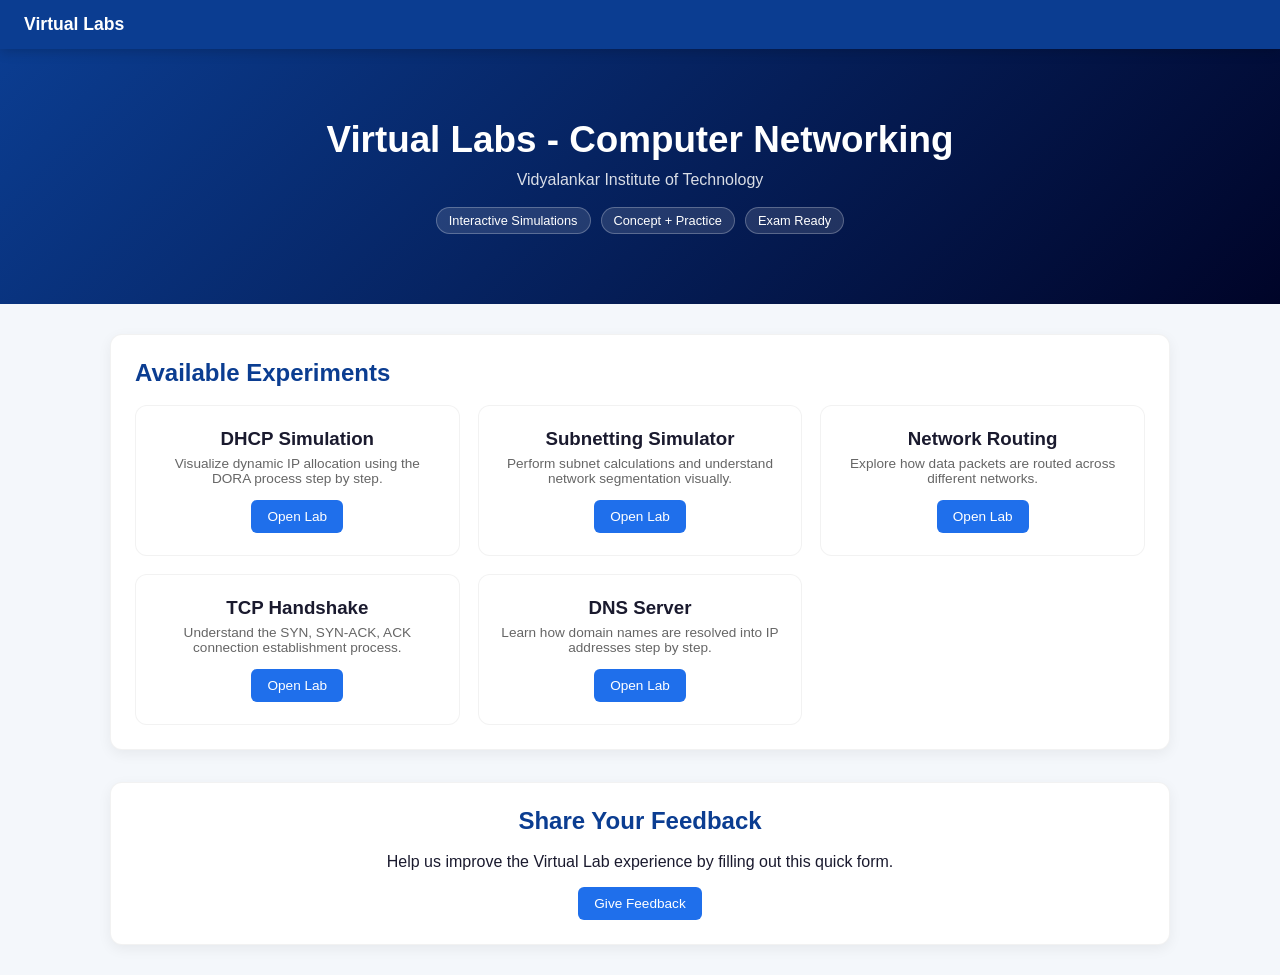
<file: index.html>
<!doctype html>
<html lang="en">
  <head>
    <meta charset="UTF-8" />
    <meta name="viewport" content="width=device-width, initial-scale=1.0" />
    <title>Virtual Labs - Computer Networking</title>
    <link rel="stylesheet" href="Main.css" />
  </head>

  <body>
    <nav class="navbar">
      <div class="nav-brand">Virtual Labs</div>
    </nav>

    <section class="hero">
      <h1>Virtual Labs - Computer Networking</h1>
      <p>Vidyalankar Institute of Technology</p>

      <div class="hero-badges">
        <span class="badge">Interactive Simulations</span>
        <span class="badge">Concept + Practice</span>
        <span class="badge">Exam Ready</span>
      </div>
    </section>

    <div class="content">
      <div class="card">
        <h2>Available Experiments</h2>

        <div class="card-container" id="experimentList">
          </div>
      </div>

      <div class="card" style="text-align: center; margin-top: 2rem;">
        <h2>Share Your Feedback</h2>
        <p>Help us improve the Virtual Lab experience by filling out this quick form.</p>
        <button 
          onclick="goTo('https://docs.google.com/forms/d/e/1FAIpQLSdaDg3ws6tEbpha20IrWa9OKE-nTXAAdi2kfX08-W4KUhyVLQ/viewform?usp=dialog')"
          style="margin-top: 1rem;">
          Give Feedback
        </button>
      </div>
    </div>

    <script>
      const experiments = [
        {
          title: "DHCP Simulation",
          desc: "Visualize dynamic IP allocation using the DORA process step by step.",
          page: "DHCP/index.html",
        },
        {
          title: "Subnetting Simulator",
          desc: "Perform subnet calculations and understand network segmentation visually.",
          page: "FinalSubnetting/index.html",
        },
        {
          title: "Network Routing",
          desc: "Explore how data packets are routed across different networks.",
          page: "Network_Routing/index.html",
        },
        {
          title: "TCP Handshake",
          desc: "Understand the SYN, SYN-ACK, ACK connection establishment process.",
          page: "updated_VLab/main.html",
        },
        {
          title: "DNS Server",
          desc: "Learn how domain names are resolved into IP addresses step by step.",
          page: "DNS_Simulator/dns_simulator.html",
        },
      ];

      function renderExperiments() {
        const container = document.getElementById("experimentList");

        container.innerHTML = experiments
          .map(
            (exp) => `
        <div class="feature-card">
          <h3>${exp.title}</h3>
          <p>${exp.desc}</p>
          <button onclick="goTo('${exp.page}')">Open Lab</button>
        </div>
      `,
          )
          .join("");
      }

      function goTo(page) {
        window.location.href = page;
      }

      function toggleDark() {
        document.body.classList.toggle("dark");
      }

      renderExperiments();
    </script>
  </body>
</html>
</file>
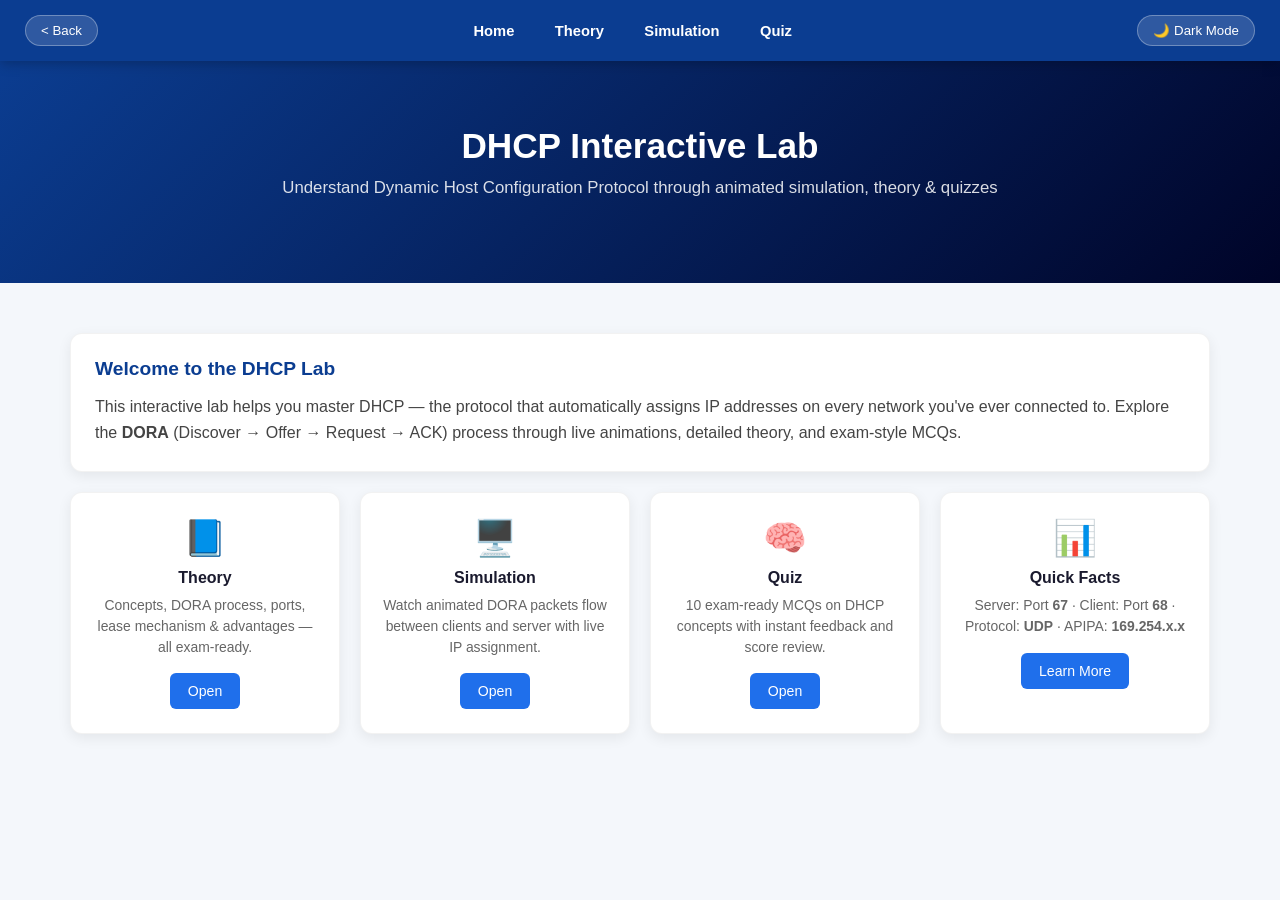
<file: DHCP/index.html>
<!DOCTYPE html>
<html lang="en">
<head>
  <meta charset="UTF-8"/>
  <meta name="viewport" content="width=device-width, initial-scale=1.0"/>
  <title>DHCP Interactive Lab</title>
  <link rel="stylesheet" href="styles.css"/>
</head>
<body>

  <!-- NAVBAR -->
<nav class="navbar">
    <button class="dark-toggle" onclick="window.location.href='../index.html'" style="margin-right: 10px;">< Back</button>
    
    <ul class="nav-links">
      <li><a onclick="navigate('home')">Home</a></li>
      <li><a onclick="navigate('theory')">Theory</a></li>
      <li><a onclick="navigate('simulation')">Simulation</a></li>
      <li><a onclick="navigate('quiz')">Quiz</a></li>
    </ul>
    <button class="dark-toggle" onclick="toggleDark()">🌙 Dark Mode</button>
  </nav>

  <!-- ======================== HOME ======================== -->
  <div id="section-home" class="section active">
    <div class="hero">
      <h1>DHCP Interactive Lab</h1>
      <p>Understand Dynamic Host Configuration Protocol through animated simulation, theory & quizzes</p>

    </div>
    <div class="content">
      <div class="card">
        <h2>Welcome to the DHCP Lab</h2>
        <p>This interactive lab helps you master DHCP — the protocol that automatically assigns IP addresses on every network you've ever connected to. Explore the <b>DORA</b> (Discover → Offer → Request → ACK) process through live animations, detailed theory, and exam-style MCQs.</p>
      </div>
      <div class="card-container">
        <div class="feature-card">
          <div class="feature-icon">📘</div>
          <h3>Theory</h3>
          <p>Concepts, DORA process, ports, lease mechanism & advantages — all exam-ready.</p>
          <button onclick="navigate('theory')">Open</button>
        </div>
        <div class="feature-card">
          <div class="feature-icon">🖥️</div>
          <h3>Simulation</h3>
          <p>Watch animated DORA packets flow between clients and server with live IP assignment.</p>
          <button onclick="navigate('simulation')">Open</button>
        </div>
        <div class="feature-card">
          <div class="feature-icon">🧠</div>
          <h3>Quiz</h3>
          <p>10 exam-ready MCQs on DHCP concepts with instant feedback and score review.</p>
          <button onclick="navigate('quiz')">Open</button>
        </div>
        <div class="feature-card">
          <div class="feature-icon">📊</div>
          <h3>Quick Facts</h3>
          <p>Server: Port <b>67</b> · Client: Port <b>68</b> · Protocol: <b>UDP</b> · APIPA: <b>169.254.x.x</b></p>
          <button onclick="navigate('theory')">Learn More</button>
        </div>
      </div>
    </div>
  </div>

  <!-- ======================== THEORY ======================== -->
  <div id="section-theory" class="section">
    <div class="hero">
      <h1>DHCP Theory</h1>
      <p>Everything you need to know — from basics to exam-level depth</p>
    </div>
    <div class="content">

      <div class="tab-bar" id="theory-tabs">
        <button class="tab active" onclick="theoryTab('basics', this)">📖 Basics</button>
        <button class="tab" onclick="theoryTab('dora', this)">⭐ DORA Process</button>
        <button class="tab" onclick="theoryTab('technical', this)">🔧 Technical</button>
        <button class="tab" onclick="theoryTab('adv', this)">⚖️ Pros &amp; Cons</button>
      </div>

      <!-- BASICS TAB -->
      <div id="theory-basics" class="tab-content active">
        <div class="card">
          <h2>What is DHCP?</h2>
          <p><b>Dynamic Host Configuration Protocol (DHCP)</b> is a client-server protocol that automatically assigns IP addresses and other network configuration parameters to devices on a network.</p>
        </div>
        <div class="card">
          <h2>Why DHCP is Needed</h2>
          <ul class="styled-list">
            <li>Manual IP configuration is time-consuming and error-prone</li>
            <li>Duplicate IPs cause network conflicts</li>
            <li>Not scalable for large or dynamic networks</li>
          </ul>
          <div class="highlight-box">💡 DHCP automates everything → plug-and-play networking for any device that joins the network</div>
        </div>
        <div class="card">
          <h2>What DHCP Provides</h2>
          <p>When a client connects, DHCP automatically configures:</p>
          <div class="info-grid">
            <div class="info-item"><b>🔢 IP Address</b><span>Unique network identifier for the device</span></div>
            <div class="info-item"><b>🔲 Subnet Mask</b><span>Defines the network boundary</span></div>
            <div class="info-item"><b>🚪 Default Gateway</b><span>Router address to reach other networks</span></div>
            <div class="info-item"><b>🌐 DNS Server</b><span>Resolves domain names to IPs</span></div>
          </div>
        </div>
        <div class="card">
          <h2>DHCP Architecture</h2>
          <div class="arch-diagram">
            <div class="arch-node client-node">Client<br><small>Requests config</small></div>
            <div class="arch-arrow">⟵ DORA ⟶</div>
            <div class="arch-node server-node">DHCP Server<br><small>Assigns IP from pool</small></div>
            <div class="arch-arrow">⟵ relay ⟶</div>
            <div class="arch-node relay-node">Relay Agent<br><small>Forwards across subnets</small></div>
          </div>
        </div>
      </div>

      <!-- DORA TAB -->
      <div id="theory-dora" class="tab-content">
        <div class="card">
          <h2>⭐ The DORA Process</h2>
          <p>DORA is the four-step handshake that DHCP uses to assign an IP address. Every time a device connects to a network, it performs DORA.</p>
        </div>
        <div class="dora-steps">
          <div class="dora-step discover">
            <div class="step-badge discover-badge">D</div>
            <div class="step-info">
              <h3>1. DISCOVER</h3>
              <p>Client has no IP yet. It broadcasts a <code>DHCPDISCOVER</code> message to locate any DHCP servers on the network.</p>
              <div class="step-detail">
                <span>Source IP: <code>0.0.0.0</code></span>
                <span>Destination: <code>255.255.255.255</code></span>
                <span>Protocol: <code>UDP</code></span>
              </div>
            </div>
          </div>
          <div class="dora-step offer">
            <div class="step-badge offer-badge">O</div>
            <div class="step-info">
              <h3>2. OFFER</h3>
              <p>The DHCP server receives the discover, picks an available IP from its pool, and sends a <code>DHCPOFFER</code> unicast back to the client.</p>
              <div class="step-detail">
                <span>Offered IP address</span>
                <span>Subnet mask &amp; gateway</span>
                <span>Lease duration</span>
              </div>
            </div>
          </div>
          <div class="dora-step request">
            <div class="step-badge request-badge">R</div>
            <div class="step-info">
              <h3>3. REQUEST</h3>
              <p>Client accepts the offer and broadcasts a <code>DHCPREQUEST</code> to confirm it wants that specific IP. Broadcast allows other servers to know the offer was accepted.</p>
              <div class="step-detail">
                <span>Client selects one server</span>
                <span>Still broadcast (notifies all servers)</span>
                <span>Contains offered IP address</span>
              </div>
            </div>
          </div>
          <div class="dora-step ack">
            <div class="step-badge ack-badge">A</div>
            <div class="step-info">
              <h3>4. ACK</h3>
              <p>Server sends <code>DHCPACK</code> confirming the IP assignment. The client now configures its network interface and the lease timer begins.</p>
              <div class="step-detail">
                <span>IP lease begins</span>
                <span>Countdown timer starts</span>
                <span>Client is now BOUND</span>
              </div>
            </div>
          </div>
        </div>
      </div>

      <!-- TECHNICAL TAB -->
      <div id="theory-technical" class="tab-content">
        <div class="card">
          <h2>Ports Used</h2>
          <div class="port-table">
            <div class="port-row header"><span>Entity</span><span>Port</span><span>Protocol</span><span>Direction</span></div>
            <div class="port-row"><span>🖥️ DHCP Server</span><span><b>67</b></span><span>UDP</span><span>Receives from clients</span></div>
            <div class="port-row"><span>💻 DHCP Client</span><span><b>68</b></span><span>UDP</span><span>Receives from server</span></div>
          </div>
        </div>
        <div class="card">
          <h2>Lease Mechanism</h2>
          <p>IP addresses are not permanently assigned — they are given for a <b>lease period</b>.</p>
          <ul class="styled-list">
            <li>At <b>50%</b> of lease: client sends unicast DHCPREQUEST to renew</li>
            <li>At <b>87.5%</b> of lease: client broadcasts DHCPREQUEST if no response</li>
            <li>At <b>100%</b> (expiry): IP is released back to the pool, client must restart DORA</li>
          </ul>
        </div>
        <div class="card">
          <h2>APIPA (Automatic Private IP Addressing)</h2>
          <div class="highlight-box warn">⚠️ If DHCP fails or no server is reachable, the operating system auto-assigns an IP from the <b>169.254.x.x</b> range. This is only usable within the same local subnet — no internet access.</div>
        </div>
      </div>

      <!-- PROS & CONS TAB -->
      <div id="theory-adv" class="tab-content">
        <div class="card">
          <h2>✅ Advantages</h2>
          <ul class="styled-list">
            <li>Automatic IP configuration — no manual entry needed</li>
            <li>Reduces administrative workload drastically</li>
            <li>Efficient IP reuse: IPs return to pool after lease expires</li>
            <li>Centralized management of all network configurations</li>
            <li>Scales to networks of any size</li>
          </ul>
        </div>
        <div class="card">
          <h2>❌ Limitations</h2>
          <ul class="styled-list">
            <li>Single point of failure — if server goes down, no new IPs can be assigned</li>
            <li>Dynamic IPs can break active connections when lease changes</li>
            <li>Not recommended for servers (use static IPs for servers)</li>
            <li>Vulnerable to DHCP spoofing / starvation attacks</li>
          </ul>
        </div>
      </div>

    </div>
  </div>

  <!-- ======================== SIMULATION ======================== -->
  <div id="section-simulation" class="section">
    <div class="hero">
      <h1>DHCP Simulation</h1>
      <p>Watch the DORA process unfold live — request IPs, watch packets animate, see leases expire</p>
    </div>
    <div class="content">
      <div class="sim-layout">

        <!-- LEFT: Canvas + Controls -->
        <div class="sim-main">
          <div class="card canvas-card">
            <canvas id="dhcp-canvas"></canvas>
          </div>

          <div class="card">
            <h3>Controls</h3>
            <div class="control-panel">
              <button onclick="startAll()">▶ Start All</button>
              <button onclick="addClient()">+ Add Client</button>
              <button id="server-toggle" onclick="toggleServer()">🔴 Disable Server</button>
              <button class="btn-reset" onclick="resetSimulation()">↺ Reset</button>
            </div>
            <div class="divider"></div>
            <h4 style="margin:0 0 10px">Per-Client Actions</h4>
            <div id="client-buttons"></div>
          </div>

          <div class="card" id="info-panel">
            <div class="info-row">
              <span>IP Pool: <b>9/9</b></span>
              <span>Allocated: <b>0</b></span>
              <span>Server: <b class="text-green">● ONLINE</b></span>
            </div>
          </div>
        </div>

        <!-- RIGHT: Log Panel -->
        <div class="sim-log">
          <div class="card log-card">
            <h3>📋 Event Log</h3>
            <div class="log-legend">
              <span class="legend-dot" style="background:#FFC107"></span>DISCOVER &nbsp;
              <span class="legend-dot" style="background:#2196F3"></span>OFFER &nbsp;
              <span class="legend-dot" style="background:#FF9800"></span>REQUEST &nbsp;
              <span class="legend-dot" style="background:#4CAF50"></span>ACK
            </div>
            <div id="log-panel"></div>
          </div>
        </div>

      </div>
    </div>
  </div>

  <!-- ======================== QUIZ ======================== -->
  <div id="section-quiz" class="section">
    <div class="hero">
      <h1>DHCP Quiz</h1>
      <p>10 exam-ready questions — test what you've learned</p>
    </div>
    <div class="content">
      <div class="card quiz-card">
        <div id="quiz-container"></div>
      </div>
    </div>
  </div>

  <script src="script.js"></script>
</body>

</html>
</file>
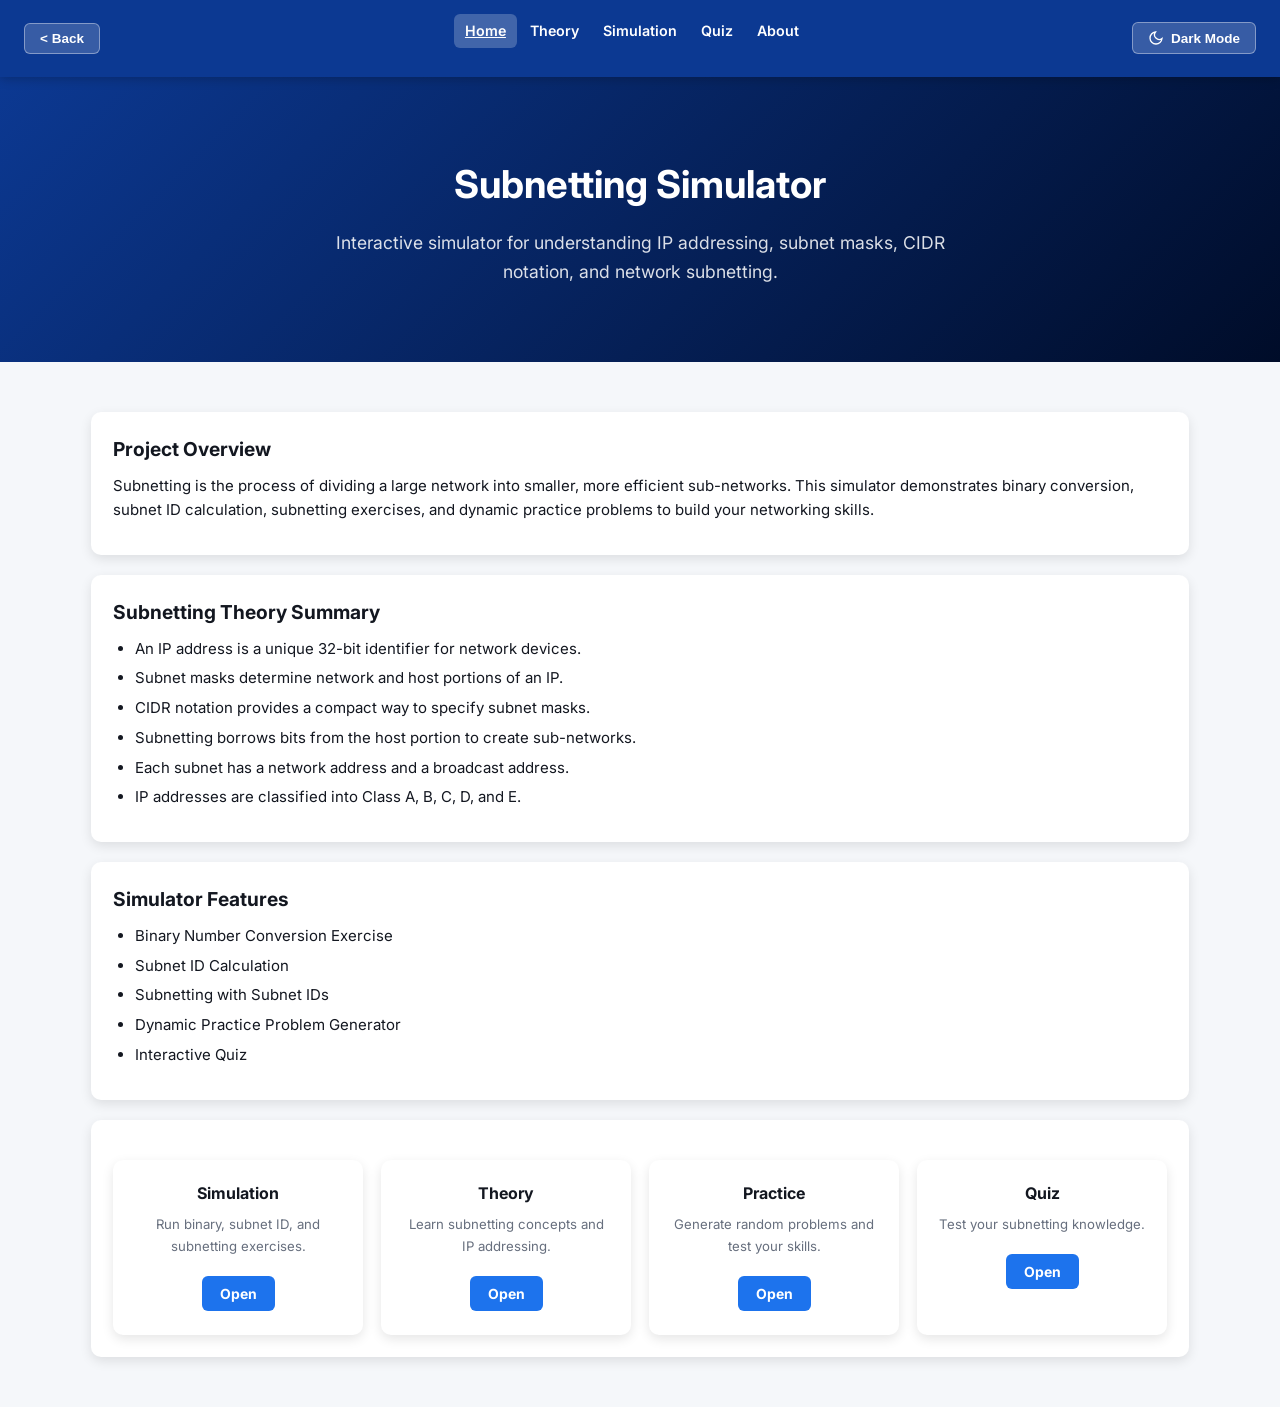
<file: FinalSubnetting/index.html>
<!DOCTYPE html>
<html lang="en">
<head>
  <meta charset="UTF-8" />
  <meta name="viewport" content="width=device-width, initial-scale=1.0" />
  <title>Subnetting Simulator</title>
  <link href="https://fonts.googleapis.com/css2?family=Inter:wght@400;500;600;700&display=swap" rel="stylesheet" />
  <link rel="stylesheet" href="style.css" />
</head>
<body>

<!-- ================================================================
     NAVBAR
================================================================ -->
<nav>
      <button class="nav-toggle-btn" onclick="window.location.href='../index.html'" style="margin-right: 10px;">< Back</button>


  <ul class="nav-links" id="navLinks">
    <li><a data-section="home"       class="active" onclick="navigate('home')">Home</a></li>
    <li><a data-section="theory"               onclick="navigate('theory')">Theory</a></li>
    <li><a data-section="simulation"           onclick="navigate('simulation')">Simulation</a></li>
    <li><a data-section="quiz"                 onclick="navigate('quiz')">Quiz</a></li>
    <li><a data-section="about"                onclick="navigate('about')">About</a></li>
  </ul>

  <button class="nav-toggle-btn" id="darkToggle" onclick="toggleDark()">
    <svg id="darkIcon" width="16" height="16" fill="none" stroke="currentColor" stroke-width="2" viewBox="0 0 24 24">
      <path d="M21 12.79A9 9 0 1111.21 3 7 7 0 0021 12.79z"/>
    </svg>
    <span id="darkLabel">Dark Mode</span>
  </button>
</nav>


<!-- ================================================================
     HOME
================================================================ -->
<div id="section-home" class="section active">

  <div class="hero">
    <h1>Subnetting Simulator</h1>
    <p>Interactive simulator for understanding IP addressing, subnet masks, CIDR notation, and network subnetting.</p>
  </div>

  <div class="section-body">

    <div class="sim-card">
      <h2>Project Overview</h2>
      <p>
        Subnetting is the process of dividing a large network into smaller, more efficient sub-networks.
        This simulator demonstrates binary conversion, subnet ID calculation, subnetting exercises,
        and dynamic practice problems to build your networking skills.
      </p>
    </div>

    <div class="sim-card">
      <h2>Subnetting Theory Summary</h2>
      <ul>
        <li>An IP address is a unique 32-bit identifier for network devices.</li>
        <li>Subnet masks determine network and host portions of an IP.</li>
        <li>CIDR notation provides a compact way to specify subnet masks.</li>
        <li>Subnetting borrows bits from the host portion to create sub-networks.</li>
        <li>Each subnet has a network address and a broadcast address.</li>
        <li>IP addresses are classified into Class A, B, C, D, and E.</li>
      </ul>
    </div>

    <div class="sim-card">
      <h2>Simulator Features</h2>
      <ul>
        <li>Binary Number Conversion Exercise</li>
        <li>Subnet ID Calculation</li>
        <li>Subnetting with Subnet IDs</li>
        <li>Dynamic Practice Problem Generator</li>
        <li>Interactive Quiz</li>
      </ul>
    </div>

    <div class="sim-card">
      <div class="feature-grid">
        <div class="feature-card">
          <h3>Simulation</h3>
          <p>Run binary, subnet ID, and subnetting exercises.</p>
          <button class="sim-btn" onclick="navigate('simulation')">Open</button>
        </div>
        <div class="feature-card">
          <h3>Theory</h3>
          <p>Learn subnetting concepts and IP addressing.</p>
          <button class="sim-btn" onclick="navigate('theory')">Open</button>
        </div>
        <div class="feature-card">
          <h3>Practice</h3>
          <p>Generate random problems and test your skills.</p>
          <button class="sim-btn" onclick="navigateSimTab('practice')">Open</button>
        </div>
        <div class="feature-card">
          <h3>Quiz</h3>
          <p>Test your subnetting knowledge.</p>
          <button class="sim-btn" onclick="navigate('quiz')">Open</button>
        </div>
      </div>
    </div>

  </div>
</div>


<!-- ================================================================
     THEORY
================================================================ -->
<div id="section-theory" class="section">
  <div class="section-body">
    <h1>Subnetting Theory</h1>

    <h2>1. What is an IP Address?</h2>
    <p>
      An IP (Internet Protocol) address is a unique 32-bit identifier assigned to every device on a network.
      It is used for communication between devices in a network.
      IP addresses are written in dotted decimal notation, e.g., <strong>192.168.1.0</strong>.
    </p>

    <h2>2. Dotted Decimal Notation</h2>
    <p>
      A 32-bit IP address is split into four 8-bit octets. Each octet is converted to a decimal number
      separated by periods. For example:
      <strong>11000000.10101000.00000001.00000000 = 192.168.1.0</strong>
    </p>

    <h2>3. Network ID and Host ID</h2>
    <p>
      An IP address consists of a <strong>Network ID</strong> (identifies the network) and a
      <strong>Host ID</strong> (identifies the specific device).
      The subnet mask determines which part is the network ID and which is the host ID.
    </p>

    <h2>4. Subnet Mask</h2>
    <p>
      A subnet mask is a 32-bit number that separates the IP address into the network and host portions.
      For example, a subnet mask of <strong>255.255.255.0</strong> means the first 24 bits are the network ID
      and the remaining 8 bits are for hosts.
    </p>

    <h2>5. CIDR Notation</h2>
    <p>
      CIDR (Classless Inter-Domain Routing) notation represents the subnet mask as a suffix.
      For example, <strong>/24</strong> means the first 24 bits are the network portion.
      This is equivalent to <strong>255.255.255.0</strong>.
    </p>

    <h2>6. Classes of IP Addresses</h2>
    <table class="sim-table">
      <thead>
        <tr><th>Class</th><th>Range</th><th>Default Mask</th><th>CIDR</th></tr>
      </thead>
      <tbody>
        <tr><td>A</td><td>1.0.0.0 – 126.255.255.255</td><td>255.0.0.0</td><td>/8</td></tr>
        <tr><td>B</td><td>128.0.0.0 – 191.255.255.255</td><td>255.255.0.0</td><td>/16</td></tr>
        <tr><td>C</td><td>192.0.0.0 – 223.255.255.255</td><td>255.255.255.0</td><td>/24</td></tr>
        <tr><td>D</td><td>224.0.0.0 – 239.255.255.255</td><td>Multicast</td><td>N/A</td></tr>
        <tr><td>E</td><td>240.0.0.0 – 255.255.255.255</td><td>Reserved</td><td>N/A</td></tr>
      </tbody>
    </table>

    <h2>7. Subnetting</h2>
    <p>
      Subnetting is the process of dividing a large network into smaller sub-networks (subnets).
      This is done by borrowing bits from the host portion of the IP address.
      Subnetting improves network efficiency, security, and management.
    </p>

    <h2>8. Subnetting Illustration</h2>
    <p>Example: Network <strong>192.168.1.0/24</strong> with 2-bit subnetting:</p>
    <table class="sim-table">
      <thead><tr><th>Subnet</th><th>Subnet Bits</th><th>Network Address</th><th>Broadcast</th><th>Host Range</th></tr></thead>
      <tbody>
        <tr><td>0</td><td>00</td><td>192.168.1.0</td><td>192.168.1.63</td><td>192.168.1.1 – 192.168.1.62</td></tr>
        <tr><td>1</td><td>01</td><td>192.168.1.64</td><td>192.168.1.127</td><td>192.168.1.65 – 192.168.1.126</td></tr>
        <tr><td>2</td><td>10</td><td>192.168.1.128</td><td>192.168.1.191</td><td>192.168.1.129 – 192.168.1.190</td></tr>
        <tr><td>3</td><td>11</td><td>192.168.1.192</td><td>192.168.1.255</td><td>192.168.1.193 – 192.168.1.254</td></tr>
      </tbody>
    </table>
  </div>
</div>


<!-- ================================================================
     SIMULATION
================================================================ -->
<div id="section-simulation" class="section">
  <div class="section-body">
    <h1>Simulation</h1>

    <div class="sim-card" style="width:95%;max-width:1020px;">

      <!-- Tab bar -->
      <div style="display:flex;gap:5px;margin-bottom:22px;flex-wrap:wrap;">
        <button id="tab-binary"     class="sim-btn active-tab" onclick="simTab('binary')">Binary Numbers</button>
        <button id="tab-subnetid"   class="sim-btn"            onclick="simTab('subnetid')">Subnet ID</button>
        <button id="tab-subnetting" class="sim-btn"            onclick="simTab('subnetting')">Subnetting</button>
        <button id="tab-practice"   class="sim-btn"            onclick="simTab('practice')">Practice</button>
      </div>

      <!-- Binary tab -->
      <div id="simcontent-binary" class="sim-tab-content fade-in">
        <div style="text-align:center;margin-bottom:22px;">
          <p style="font-size:0.78em;font-weight:700;text-transform:uppercase;letter-spacing:0.09em;color:var(--muted-fg);margin-bottom:10px;">2-bit Reference</p>
          <div class="glass-card" style="display:inline-block;">
            <table>
              <thead><tr><th>Decimal</th><th>Binary</th></tr></thead>
              <tbody>
                <tr><td>0 →</td><td style="font-family:monospace;font-weight:700;color:var(--primary)">00</td></tr>
                <tr><td>1 →</td><td style="font-family:monospace;font-weight:700;color:var(--primary)">01</td></tr>
                <tr><td>2 →</td><td style="font-family:monospace;font-weight:700;color:var(--primary)">10</td></tr>
                <tr><td>3 →</td><td style="font-family:monospace;font-weight:700;color:var(--primary)">11</td></tr>
              </tbody>
            </table>
          </div>
        </div>
        <p style="text-align:center;font-weight:600;margin-bottom:16px;"><span style="color:var(--accent);font-weight:700;">Task:</span> Convert the numbers below to their <strong>3-bit</strong> binary form</p>
        <div style="display:flex;justify-content:center;">
          <div class="glass-card" style="max-width:520px;width:100%;">
            <table id="binaryTable"><thead><tr><th>Decimal</th><th>Binary</th><th>Decimal</th><th>Binary</th></tr></thead><tbody></tbody></table>
          </div>
        </div>
        <div style="text-align:center;margin-top:20px;">
          <button class="sim-btn btn-lg" onclick="submitBinary()">Submit</button>
          <div id="binaryResult" class="msg-success" style="display:none;margin-top:10px;"></div>
        </div>
      </div>

      <!-- Subnet ID tab -->
      <div id="simcontent-subnetid" class="sim-tab-content" style="display:none;">
        <div style="text-align:center;margin-bottom:18px;">
          <p style="font-weight:600;"><span style="color:var(--accent);font-weight:700;">Task:</span> Determine the minimum number of <strong>subnet bits</strong> needed for the given number of networks.</p>
          <p style="font-size:0.9em;color:var(--muted-fg);">Formula: 2<sup>n</sup> ≥ required networks → find smallest <em>n</em></p>
        </div>
        <div style="display:flex;justify-content:center;">
          <div class="glass-card" style="max-width:500px;width:100%;">
            <table><thead><tr><th># Networks Required</th><th>Bits for Subnet ID</th><th></th></tr></thead><tbody id="subnetIDTable"></tbody></table>
          </div>
        </div>
        <div id="subnetIDHints" style="margin-top:10px;"></div>
        <div style="text-align:center;margin-top:18px;">
          <button class="sim-btn btn-lg" onclick="submitSubnetID()">Submit</button>
          <div id="subnetIDResult" class="msg-success" style="display:none;margin-top:10px;"></div>
        </div>
      </div>

      <!-- Subnetting tab -->
      <div id="simcontent-subnetting" class="sim-tab-content" style="display:none;">
        <div style="text-align:center;margin-bottom:18px;">
          <p style="font-weight:600;"><span style="color:var(--accent);font-weight:700;">Task:</span> Fill in the 2-bit Subnet ID for each subnet</p>
          <div style="font-size:0.9em;color:var(--muted-fg);line-height:1.9;">
            <p>Network: <code>192.168.1.0/24</code> with a <strong>2-bit</strong> subnet mask</p>
            <p>Subnet mask: <code>255.255.255.192</code> = <span style="font-family:monospace;">11111111.11111111.11111111.<span style="color:var(--primary);font-weight:700;">XX</span>000000</span></p>
          </div>
        </div>
        <div style="display:flex;justify-content:center;">
          <div class="glass-card" style="max-width:700px;width:100%;">
            <table><thead><tr><th>Subnet</th><th>Subnet ID (2 bits)</th><th>Network Address</th><th>Range</th><th></th></tr></thead><tbody id="subnettingTable"></tbody></table>
          </div>
        </div>
        <div style="text-align:center;margin-top:18px;">
          <button class="sim-btn btn-lg" onclick="submitSubnetting()">Submit</button>
          <div id="subnettingResult" class="msg-success" style="display:none;margin-top:10px;"></div>
        </div>
      </div>

      <!-- Practice tab -->
      <div id="simcontent-practice" class="sim-tab-content" style="display:none;">
        <div style="text-align:center;margin-bottom:18px;">
          <p style="font-weight:600;"><span style="color:var(--accent);font-weight:700;">Practice:</span> Given the network and subnet size, calculate subnet mask and network addresses</p>
          <div class="practice-info" id="practiceInfo"></div>
        </div>
        <div class="glass-card" style="max-width:430px;margin:0 auto 22px;padding:20px;text-align:center;">
          <label style="font-size:0.84em;font-weight:700;color:var(--muted-fg);display:block;margin-bottom:10px;">What is the subnet mask?</label>
          <div style="display:flex;align-items:center;justify-content:center;gap:10px;">
            <input class="sim-input" id="practiceMaskInput" style="width:200px;" placeholder="255.255.255.___" oninput="practiceClearSubmit()" />
            <span id="practiceMaskIcon"></span>
          </div>
        </div>
        <div style="display:flex;justify-content:center;">
          <div class="glass-card" style="max-width:780px;width:100%;">
            <table><thead><tr><th>Subnet #</th><th>Subnet ID</th><th>Network Address</th><th>Broadcast</th><th></th></tr></thead><tbody id="practiceTable"></tbody></table>
          </div>
        </div>
        <div style="text-align:center;margin-top:20px;display:flex;justify-content:center;gap:12px;flex-wrap:wrap;">
          <button class="sim-btn btn-lg" onclick="submitPractice()">Submit</button>
          <button class="sim-btn btn-lg btn-outline" onclick="newPracticeProblem()">↺ New Problem</button>
        </div>
        <div id="practiceResult" style="text-align:center;margin-top:10px;font-weight:700;"></div>
        <div id="practiceHint" class="msg-hint" style="display:none;"></div>
      </div>

    </div>
  </div>
</div>


<!-- ================================================================
     QUIZ
================================================================ -->
<div id="section-quiz" class="section">
  <div class="section-body">
    <h1 style="text-align:center;">Subnetting Quiz</h1>
    <div class="quiz-wrapper">
      <div id="quizBody"></div>
      <div style="text-align:center;margin-top:22px;">
        <button class="sim-btn btn-lg" id="quizBtn" onclick="handleQuiz()">Submit Quiz</button>
      </div>
      <div id="quizResult" style="display:none;" class="quiz-result"></div>
    </div>
  </div>
</div>


<!-- ================================================================
     ABOUT
================================================================ -->
<div id="section-about" class="section">
  <div class="section-body">
    <h1>About This Project</h1>
    <p>This project is an interactive Subnetting Simulator developed to demonstrate IP addressing, subnet mask calculation, CIDR notation, binary conversion, and dynamic practice exercises.</p>
    <h2>Technologies Used</h2>
    <ul><li>HTML</li><li>CSS</li><li>JavaScript</li></ul>
    <h2>Project Modules</h2>
    <ul><li>Theory Module</li><li>Binary Number Conversion</li><li>Subnet ID Calculation</li><li>Subnetting Exercise</li><li>Practice Problem Generator</li><li>Quiz Module</li></ul>
  </div>
</div>

<script src="script.js"></script>
</body>
</html>
</file>
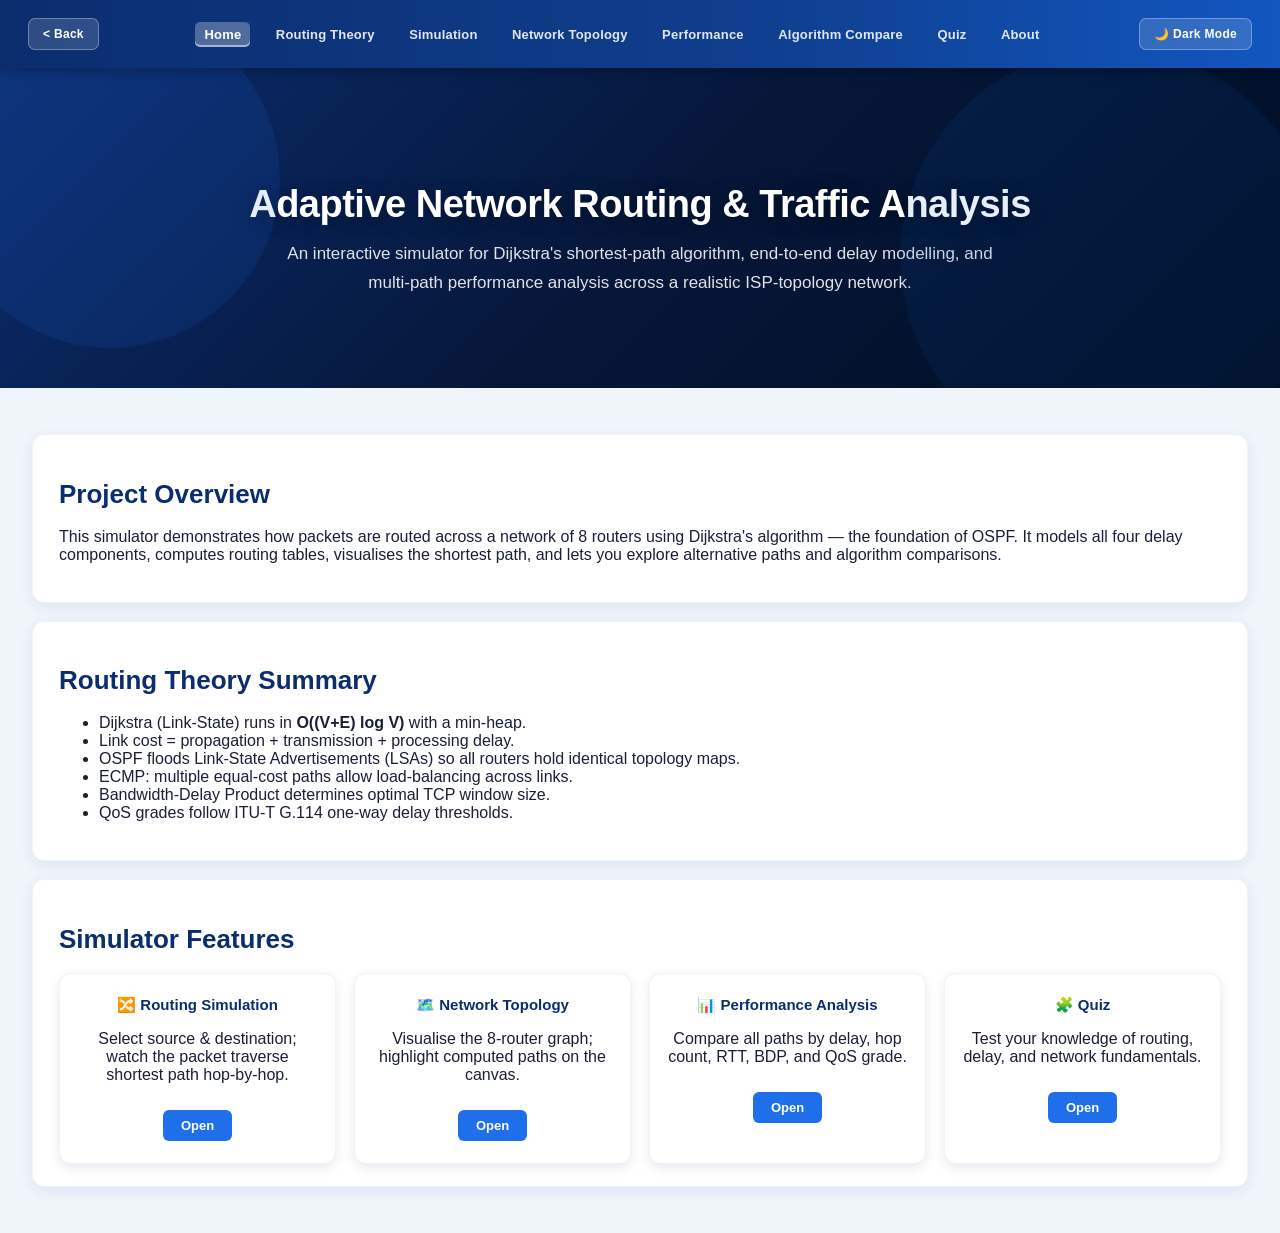
<file: Network_Routing/index.html>
<!DOCTYPE html>
<html lang="en">
<head>
  <meta charset="UTF-8" />
  <meta name="viewport" content="width=device-width, initial-scale=1.0" />
  <title>Adaptive Network Routing & Traffic Analysis</title>
  <link rel="stylesheet" href="style.css" />
</head>
<body>

<!-- =================== NAVBAR =================== -->
<nav>
      <button class="dark-toggle" onclick="window.location.href='../index.html'" style="margin-right: 10px;">< Back</button>
  <ul>
    <li><a data-section="section-home"       onclick="showSection('section-home')">Home</a></li>
    <li><a data-section="section-theory"     onclick="showSection('section-theory')">Routing Theory</a></li>
    <li><a data-section="section-sim"        onclick="showSection('section-sim')">Simulation</a></li>
    <li><a data-section="section-topology"   onclick="showSection('section-topology')">Network Topology</a></li>
    <li><a data-section="section-perf"       onclick="showSection('section-perf')">Performance</a></li>
    <li><a data-section="section-compare"    onclick="showSection('section-compare')">Algorithm Compare</a></li>
    <li><a data-section="section-quiz"       onclick="showSection('section-quiz')">Quiz</a></li>
    <li><a data-section="section-about"      onclick="showSection('section-about')">About</a></li>
  </ul>
  <button class="dark-toggle" onclick="toggleDarkMode()">🌙 Dark Mode</button>
</nav>

<!-- =================== HOME =================== -->
<div id="section-home" class="page-section">
  <div class="hero">
    <h1>Adaptive Network Routing &amp; Traffic Analysis</h1>
    <p>An interactive simulator for Dijkstra's shortest-path algorithm, end-to-end delay modelling, and multi-path performance analysis across a realistic ISP-topology network.</p>
  </div>
  <div class="content">
    <div class="card">
      <h2>Project Overview</h2>
      <p>This simulator demonstrates how packets are routed across a network of 8 routers using Dijkstra's algorithm — the foundation of OSPF. It models all four delay components, computes routing tables, visualises the shortest path, and lets you explore alternative paths and algorithm comparisons.</p>
    </div>
    <div class="card">
      <h2>Routing Theory Summary</h2>
      <ul>
        <li>Dijkstra (Link-State) runs in <strong>O((V+E) log V)</strong> with a min-heap.</li>
        <li>Link cost = propagation + transmission + processing delay.</li>
        <li>OSPF floods Link-State Advertisements (LSAs) so all routers hold identical topology maps.</li>
        <li>ECMP: multiple equal-cost paths allow load-balancing across links.</li>
        <li>Bandwidth-Delay Product determines optimal TCP window size.</li>
        <li>QoS grades follow ITU-T G.114 one-way delay thresholds.</li>
      </ul>
    </div>
    <div class="card">
      <h2>Simulator Features</h2>
      <div class="card-container">
        <div class="feature-card">
          <h3>🔀 Routing Simulation</h3>
          <p>Select source &amp; destination; watch the packet traverse shortest path hop-by-hop.</p>
          <a onclick="showSection('section-sim')">Open</a>
        </div>
        <div class="feature-card">
          <h3>🗺️ Network Topology</h3>
          <p>Visualise the 8-router graph; highlight computed paths on the canvas.</p>
          <a onclick="showSection('section-topology')">Open</a>
        </div>
        <div class="feature-card">
          <h3>📊 Performance Analysis</h3>
          <p>Compare all paths by delay, hop count, RTT, BDP, and QoS grade.</p>
          <a onclick="showSection('section-perf')">Open</a>
        </div>
        <div class="feature-card">
          <h3>🧩 Quiz</h3>
          <p>Test your knowledge of routing, delay, and network fundamentals.</p>
          <a onclick="showSection('section-quiz')">Open</a>
        </div>
      </div>
    </div>
  </div>
</div>

<!-- =================== ROUTING THEORY =================== -->
<div id="section-theory" class="page-section">
  <div class="content">
    <h2>Routing Theory</h2>

    <div class="card">
      <h3>1. Introduction to Routing</h3>
      <p>Routing is the <strong>Network Layer (L3)</strong> process of selecting paths across a network for traffic. A router maintains a <em>Routing Information Base (RIB)</em> built by protocols such as OSPF or RIP and uses it to forward packets hop-by-hop toward their destination.</p>
    </div>

    <div class="card">
      <h3>2. Dijkstra's Algorithm (Link-State)</h3>
      <p>Dijkstra's algorithm computes the single-source shortest path tree. It is the mathematical engine inside OSPF.</p>
      <table>
        <tr><th>Property</th><th>Value</th></tr>
        <tr><td>Time Complexity</td><td>O((V + E) log V)  with binary min-heap</td></tr>
        <tr><td>Space Complexity</td><td>O(V) for distance &amp; predecessor arrays</td></tr>
        <tr><td>Input</td><td>Weighted undirected graph G(V, E)</td></tr>
        <tr><td>Output</td><td>Shortest-path tree rooted at source</td></tr>
        <tr><td>Routing Protocol</td><td>OSPF (Open Shortest Path First)</td></tr>
      </table>
      <p style="margin-top:14px"><strong>Steps:</strong></p>
      <ol>
        <li>Initialise dist[src] = 0; dist[all others] = ∞</li>
        <li>Push source into a min-heap (priority queue)</li>
        <li>Pop minimum-distance node <em>u</em>; mark settled</li>
        <li>For each neighbour <em>v</em>: if dist[u] + w(u,v) &lt; dist[v] → relax</li>
        <li>Repeat until all nodes settled</li>
        <li>Trace predecessor map to reconstruct path</li>
      </ol>
    </div>

    <div class="card">
      <h3>3. Delay Components</h3>
      <table>
        <tr><th>Component</th><th>Formula</th><th>Typical Range</th></tr>
        <tr><td>Propagation Delay</td><td>Σ edge_weight along path</td><td>0.1 – 150 ms</td></tr>
        <tr><td>Transmission Delay</td><td>(packet_bits) / bandwidth</td><td>0.001 – 10 ms</td></tr>
        <tr><td>Processing Delay</td><td>0.5 ms × hop_count</td><td>0.5 – 5 ms</td></tr>
        <tr><td>Queuing Delay</td><td>M/D/1: ρ² / 2(1−ρ) × T_s</td><td>0 – ∞ ms</td></tr>
        <tr><td>Total E2E Delay</td><td>Sum of all above</td><td>—</td></tr>
      </table>
    </div>

    <div class="card">
      <h3>4. Performance Metrics</h3>
      <table>
        <tr><th>Metric</th><th>Description</th></tr>
        <tr><td>Hop Count</td><td>Number of routers traversed</td></tr>
        <tr><td>RTT</td><td>2 × one-way E2E delay</td></tr>
        <tr><td>Bandwidth-Delay Product</td><td>bandwidth × RTT — data "in flight"</td></tr>
        <tr><td>Throughput (approx)</td><td>bandwidth / hop_count (bottleneck model)</td></tr>
      </table>
    </div>

    <div class="card">
      <h3>5. QoS Classification (ITU-T G.114)</h3>
      <table>
        <tr><th>Grade</th><th>One-Way Delay</th><th>Use Case</th></tr>
        <tr><td>A — Excellent</td><td>&lt; 150 ms</td><td>VoIP, real-time</td></tr>
        <tr><td>B — Good</td><td>&lt; 400 ms</td><td>Video conferencing</td></tr>
        <tr><td>C — Fair</td><td>&lt; 1000 ms</td><td>Data transfer</td></tr>
        <tr><td>D — Poor</td><td>&gt; 1000 ms</td><td>Real-time not supported</td></tr>
      </table>
    </div>

    <div class="card">
      <h3>6. OSI Layer Mapping</h3>
      <table>
        <tr><th>Layer</th><th>Role in Routing</th></tr>
        <tr><td>L1 — Physical</td><td>Physical link / fibre existence</td></tr>
        <tr><td>L2 — Data Link</td><td>MAC framing between adjacent nodes</td></tr>
        <tr><td>L3 — Network</td><td>Routing decisions; Dijkstra lives here</td></tr>
        <tr><td>L4 — Transport</td><td>End-to-end delay, TCP window sizing</td></tr>
      </table>
    </div>
  </div>
</div>

<!-- =================== ROUTING SIMULATION =================== -->
<div id="section-sim" class="page-section">
  <div class="content">
    <h2>Routing Simulation</h2>

    <div class="card">
      <h3>Network Simulation</h3>
      <!-- Simulation canvas -->
      <div class="simulation-area" id="simArea">
        <canvas id="topoCanvas" width="860" height="200"></canvas>
        <div id="packet" style="display:none;"></div>
      </div>
    </div>

    <div class="card">
      <h3>Routing State: <span id="routeState">IDLE</span></h3>
      <p id="routeDesc" style="color:#555;margin:0;font-size:14px;">Select source and destination, then click Run Dijkstra.</p>
    </div>

    <div class="card">
      <h3>Controls</h3>
      <div style="display:flex;flex-wrap:wrap;align-items:center;gap:12px;margin-bottom:12px;">
        <label>Source:
          <select id="srcSelect" class="route-select">
            <option>R1</option><option>R2</option><option>R3</option>
            <option>R4</option><option>R5</option><option>R6</option>
            <option>R7</option><option>R8</option>
          </select>
        </label>
        <label>Destination:
          <select id="dstSelect" class="route-select">
            <option>R1</option><option>R2</option><option>R3</option>
            <option>R4</option><option>R5</option><option>R6</option>
            <option>R7</option><option selected>R8</option>
          </select>
        </label>
        <label>Packet Size (bytes):
          <input id="pktSize" type="number" value="1500" min="64" max="65535" style="width:90px;padding:6px;border-radius:5px;border:1px solid #ccc;">
        </label>
        <label>Bandwidth (Mbps):
          <input id="bandwidth" type="number" value="100" min="1" max="10000" style="width:90px;padding:6px;border-radius:5px;border:1px solid #ccc;">
        </label>
      </div>
      <button onclick="runDijkstra()">▶ Run Dijkstra</button>
      <button onclick="simulateLoss()">⚡ Simulate Packet Loss</button>
      <button onclick="resetSimulation()">↺ Reset</button>
    </div>

    <div class="card">
      <h3>Packet Log</h3>
      <table id="logTable">
        <tr>
          <th>Step</th><th>From</th><th>To</th><th>Flag</th>
          <th>Link Cost (ms)</th><th>Cum. Delay (ms)</th><th>State</th>
        </tr>
      </table>
    </div>
  </div>
</div>

<!-- =================== NETWORK TOPOLOGY =================== -->
<div id="section-topology" class="page-section">
  <div class="content">
    <h2>Network Topology</h2>
    <div class="card">
      <p>The predefined 8-router ISP-like topology. Click a router node to highlight its shortest paths. Use the routing simulation to animate packet traversal.</p>
      <canvas id="fullTopoCanvas" width="860" height="480" style="display:block;margin:auto;border-radius:10px;"></canvas>
    </div>
    <div class="card">
      <h3>Link Table (L1 / L2 View)</h3>
      <table id="linkTable">
        <tr><th>Source</th><th>Destination</th><th>Cost (ms)</th><th>Status</th></tr>
      </table>
    </div>
    <div class="card">
      <h3>Routing Table</h3>
      <label>Show routing table from:
        <select id="rtSelect" onchange="renderRoutingTable()" class="route-select">
          <option>R1</option><option>R2</option><option>R3</option>
          <option>R4</option><option>R5</option><option>R6</option>
          <option>R7</option><option>R8</option>
        </select>
      </label>
      <table id="rtTable" style="margin-top:12px;">
        <tr><th>Destination</th><th>Next Hop</th><th>Cost (ms)</th><th>Hops</th><th>Full Path</th></tr>
      </table>
    </div>
  </div>
</div>

<!-- =================== PERFORMANCE ANALYSIS =================== -->
<div id="section-perf" class="page-section">
  <div class="content">
    <h2>Performance Analysis</h2>
    <div class="card">
      <div style="display:flex;flex-wrap:wrap;gap:12px;align-items:center;margin-bottom:12px;">
        <label>From: <select id="perfSrc" class="route-select">
          <option>R1</option><option>R2</option><option>R3</option>
          <option>R4</option><option>R5</option><option>R6</option>
          <option>R7</option><option>R8</option>
        </select></label>
        <label>To: <select id="perfDst" class="route-select">
          <option>R1</option><option>R2</option><option>R3</option>
          <option>R4</option><option>R5</option><option>R6</option>
          <option>R7</option><option selected>R8</option>
        </select></label>
        <label>Packet Size (bytes): <input id="perfPkt" type="number" value="1500" min="64" max="65535" style="width:90px;padding:6px;border-radius:5px;border:1px solid #ccc;"></label>
        <label>Bandwidth (Mbps): <input id="perfBw" type="number" value="100" min="1" max="10000" style="width:90px;padding:6px;border-radius:5px;border:1px solid #ccc;"></label>
        <button onclick="runPerformanceAnalysis()">🔍 Analyse</button>
      </div>
    </div>

    <div class="card" id="pathMetricsCard" style="display:none;">
      <h3>Optimal Path Metrics</h3>
      <div id="pathMetrics"></div>
    </div>

    <div class="card">
      <h3>Multi-Path Comparison</h3>
      <table id="perfTable">
        <tr>
          <th>Rank</th><th>Path</th><th>Hops</th>
          <th>Cost (ms)</th><th>E2E Delay (ms)</th>
          <th>RTT (ms)</th><th>Throughput (Mbps)</th><th>QoS Grade</th>
        </tr>
      </table>
    </div>

    <div class="card" id="delayBreakCard" style="display:none;">
      <h3>Delay Breakdown (Optimal Path)</h3>
      <div id="delayBreak"></div>
    </div>
  </div>
</div>

<!-- =================== ALGORITHM COMPARISON =================== -->
<div id="section-compare" class="page-section">
  <div class="content">
    <h2>Algorithm Comparison</h2>
    <div class="protocol-container">
      <div class="protocol-card tcp-card">
        <h2>🔵 Dijkstra (Link-State)</h2>
        <ul>
          <li>Used by: OSPF, IS-IS</li>
          <li>Topology: Full map via LSA flooding</li>
          <li>Complexity: O((V+E) log V)</li>
          <li>Convergence: Fast (~ms after LSA)</li>
          <li>Memory: O(V²) — full graph stored</li>
          <li>Loop-free: Yes (SPT guarantees)</li>
          <li>Best for: Large enterprise / ISP cores</li>
          <li>Metric: Configurable link cost</li>
        </ul>
      </div>
      <div class="protocol-card udp-card">
        <h2>🔴 Bellman-Ford (Distance-Vector)</h2>
        <ul>
          <li>Used by: RIP, BGP (path-vector variant)</li>
          <li>Topology: Partial — only neighbour info</li>
          <li>Complexity: O(V × E)</li>
          <li>Convergence: Slow (count-to-infinity)</li>
          <li>Memory: O(V) — distance table only</li>
          <li>Loop risk: Yes (requires split-horizon)</li>
          <li>Best for: Small / stub networks</li>
          <li>Metric: Hop count (RIP) or path attributes (BGP)</li>
        </ul>
      </div>
    </div>

    <div class="card" style="margin-top:24px;">
      <h3>Comparison Table</h3>
      <table>
        <tr><th>Feature</th><th>Dijkstra (Link-State)</th><th>Bellman-Ford (DV)</th></tr>
        <tr><td>Algorithm Type</td><td>Greedy SPT</td><td>Dynamic Programming</td></tr>
        <tr><td>Information Used</td><td>Full topology (global)</td><td>Neighbour distances only</td></tr>
        <tr><td>Time Complexity</td><td>O((V+E) log V)</td><td>O(V·E)</td></tr>
        <tr><td>Handles Neg. Weights</td><td>No</td><td>Yes</td></tr>
        <tr><td>Loop Freedom</td><td>Guaranteed</td><td>Not guaranteed</td></tr>
        <tr><td>Scalability</td><td>High (with areas)</td><td>Low (count-to-∞)</td></tr>
        <tr><td>Protocol Example</td><td>OSPF, IS-IS</td><td>RIP v1/v2</td></tr>
        <tr><td>Convergence Speed</td><td>Fast</td><td>Slow</td></tr>
      </table>
    </div>

    <div class="card">
      <h3>Step-by-Step Dijkstra Trace</h3>
      <div style="display:flex;gap:12px;margin-bottom:12px;">
        <label>Source: <select id="traceSrc" class="route-select">
          <option>R1</option><option>R2</option><option>R3</option>
          <option>R4</option><option>R5</option><option>R6</option>
          <option>R7</option><option>R8</option>
        </select></label>
        <label>Destination: <select id="traceDst" class="route-select">
          <option>R1</option><option>R2</option><option>R3</option>
          <option>R4</option><option>R5</option><option>R6</option>
          <option>R7</option><option selected>R8</option>
        </select></label>
        <button onclick="runTrace()">▶ Trace</button>
      </div>
      <table id="traceTable">
        <tr><th>Step</th><th>Settled (u)</th><th>Neighbour (v)</th><th>Link Weight</th><th>New Cost(v)</th><th>Action</th></tr>
      </table>
    </div>
  </div>
</div>

<!-- =================== QUIZ =================== -->
<div id="section-quiz" class="page-section">
  <div class="content">
    <h2 class="quiz-title">Computer Networks Quiz</h2>
    <div class="quiz-card">

      <div class="question">
        <p>1. What does OSPF stand for?</p>
        <label><input type="radio" name="q1" value="a"> Open Shortest Path First</label>
        <label><input type="radio" name="q1" value="b"> Optimised Secure Packet Forwarding</label>
        <label><input type="radio" name="q1" value="c"> Output Signal Prioritisation Framework</label>
      </div>

      <div class="question">
        <p>2. Dijkstra's algorithm is classified as which type?</p>
        <label><input type="radio" name="q2" value="a"> Distance-Vector</label>
        <label><input type="radio" name="q2" value="b"> Link-State</label>
        <label><input type="radio" name="q2" value="c"> Path-Vector</label>
      </div>

      <div class="question">
        <p>3. Which delay component depends on the link's transmission bandwidth?</p>
        <label><input type="radio" name="q3" value="a"> Propagation delay</label>
        <label><input type="radio" name="q3" value="b"> Processing delay</label>
        <label><input type="radio" name="q3" value="c"> Transmission delay</label>
      </div>

      <div class="question">
        <p>4. ECMP stands for:</p>
        <label><input type="radio" name="q4" value="a"> Extended Control Message Protocol</label>
        <label><input type="radio" name="q4" value="b"> Equal-Cost Multi-Path routing</label>
        <label><input type="radio" name="q4" value="c"> Edge Connectivity Management Policy</label>
      </div>

      <div class="question">
        <p>5. According to ITU-T G.114, one-way delay &lt; 150 ms is required for:</p>
        <label><input type="radio" name="q5" value="a"> File transfer</label>
        <label><input type="radio" name="q5" value="b"> VoIP (real-time voice)</label>
        <label><input type="radio" name="q5" value="c"> Email</label>
      </div>

      <div class="question">
        <p>6. Bandwidth-Delay Product (BDP) is used to determine:</p>
        <label><input type="radio" name="q6" value="a"> Number of hops in the network</label>
        <label><input type="radio" name="q6" value="b"> Optimal TCP window size</label>
        <label><input type="radio" name="q6" value="c"> Router processing speed</label>
      </div>

      <div class="question">
        <p>7. Which routing protocol uses hop count as its metric?</p>
        <label><input type="radio" name="q7" value="a"> OSPF</label>
        <label><input type="radio" name="q7" value="b"> RIP</label>
        <label><input type="radio" name="q7" value="c"> IS-IS</label>
      </div>

      <div class="question">
        <p>8. In Dijkstra's algorithm, which data structure gives the best time complexity?</p>
        <label><input type="radio" name="q8" value="a"> Stack</label>
        <label><input type="radio" name="q8" value="b"> Linked list</label>
        <label><input type="radio" name="q8" value="c"> Min-heap (priority queue)</label>
      </div>

      <button class="quiz-btn" onclick="submitQuiz()">Submit Quiz</button>
      <p class="quiz-result" id="result"></p>
    </div>
  </div>
</div>

<!-- =================== ABOUT =================== -->
<div id="section-about" class="page-section">
  <div class="content">
    <h2>About This Project</h2>
    <div class="card">
      <p>This project is an interactive <strong>Adaptive Network Routing &amp; Traffic Analysis Simulator</strong> developed to demonstrate Dijkstra's shortest-path algorithm, end-to-end delay modelling, multi-path ECMP analysis, and routing protocol theory as taught in Computer Networks (CN) courses.</p>
    </div>
    <div class="card">
      <h3>Technologies Used</h3>
      <ul>
        <li>HTML5 / CSS3 / Vanilla JavaScript</li>
        <li>HTML5 Canvas (topology visualisation)</li>
        <li>Single-Page Application (SPA) architecture</li>
      </ul>
    </div>
    <div class="card">
      <h3>Project Modules</h3>
      <ul>
        <li>Routing Theory Reference</li>
        <li>Dijkstra Routing Simulation with animation</li>
        <li>Network Topology Canvas Visualiser</li>
        <li>Performance &amp; Delay Analysis (all 4 components)</li>
        <li>Algorithm Comparison (Dijkstra vs Bellman-Ford)</li>
        <li>Step-by-step Dijkstra Trace</li>
        <li>Interactive CN Quiz</li>
      </ul>
    </div>
    <div class="card">
      <h3>CN Concepts Covered</h3>
      <ul>
        <li>OSI Layer 3 (Network) — routing decisions</li>
        <li>OSI Layer 4 (Transport) — delay, BDP, throughput</li>
        <li>OSPF / Dijkstra link-state routing</li>
        <li>RIP / Bellman-Ford distance-vector routing</li>
        <li>End-to-end delay: propagation, transmission, processing, queuing</li>
        <li>QoS classification (ITU-T G.114)</li>
        <li>ECMP and load balancing</li>
        <li>Bandwidth-Delay Product and TCP window sizing</li>
      </ul>
    </div>
  </div>
</div>

<script src="script.js"></script>
</body>
</html>
</file>
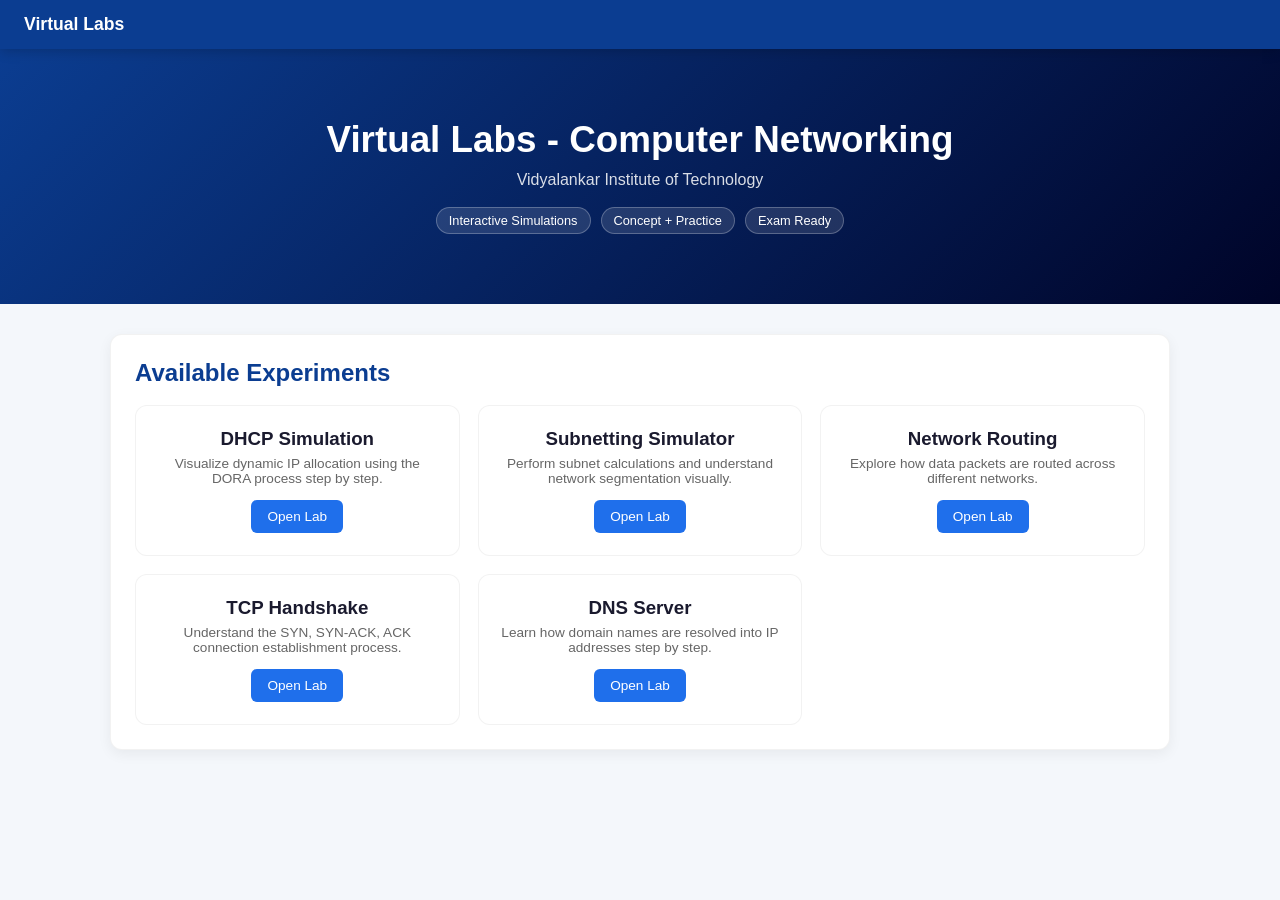
<file: Main.html>
<!doctype html>
<html lang="en">
  <head>
    <meta charset="UTF-8" />
    <meta name="viewport" content="width=device-width, initial-scale=1.0" />
    <title>Virtual Labs - Computer Networking</title>
    <link rel="stylesheet" href="Main.css" />
  </head>

  <body>
    <!-- NAVBAR -->
    <nav class="navbar">
      <div class="nav-brand">Virtual Labs</div>
    </nav>

    <!-- HERO -->
    <section class="hero">
      <h1>Virtual Labs - Computer Networking</h1>
      <p>Vidyalankar Institute of Technology</p>

      <div class="hero-badges">
        <span class="badge">Interactive Simulations</span>
        <span class="badge">Concept + Practice</span>
        <span class="badge">Exam Ready</span>
      </div>
    </section>

    <!-- CONTENT -->
    <div class="content">
      <div class="card">
        <h2>Available Experiments</h2>

        <div class="card-container" id="experimentList">
          <!-- Experiments will be injected here -->
        </div>
      </div>
    </div>

    <!-- JS -->
    <script>
      const experiments = [
        {
          title: "DHCP Simulation",
          desc: "Visualize dynamic IP allocation using the DORA process step by step.",
          page: "DHCP/index.html",
        },
        {
          title: "Subnetting Simulator",
          desc: "Perform subnet calculations and understand network segmentation visually.",
          page: "FinalSubnetting/index.html",
        },
        {
          title: "Network Routing",
          desc: "Explore how data packets are routed across different networks.",
          page: "Network_Routing/index.html",
        },
        {
          title: "TCP Handshake",
          desc: "Understand the SYN, SYN-ACK, ACK connection establishment process.",
          page: "updated_VLab/main.html",
        },
        {
          title: "DNS Server",
          desc: "Learn how domain names are resolved into IP addresses step by step.",
          page: "DNS_Simulator/dns_simulator.html",
        },
      ];

      function renderExperiments() {
        const container = document.getElementById("experimentList");

        container.innerHTML = experiments
          .map(
            (exp) => `
        <div class="feature-card">
          <h3>${exp.title}</h3>
          <p>${exp.desc}</p>
          <button onclick="goTo('${exp.page}')">Open Lab</button>
        </div>
      `,
          )
          .join("");
      }

      function goTo(page) {
        window.location.href = page;
      }

      function toggleDark() {
        document.body.classList.toggle("dark");
      }

      renderExperiments();
    </script>
  </body>
</html>
</file>
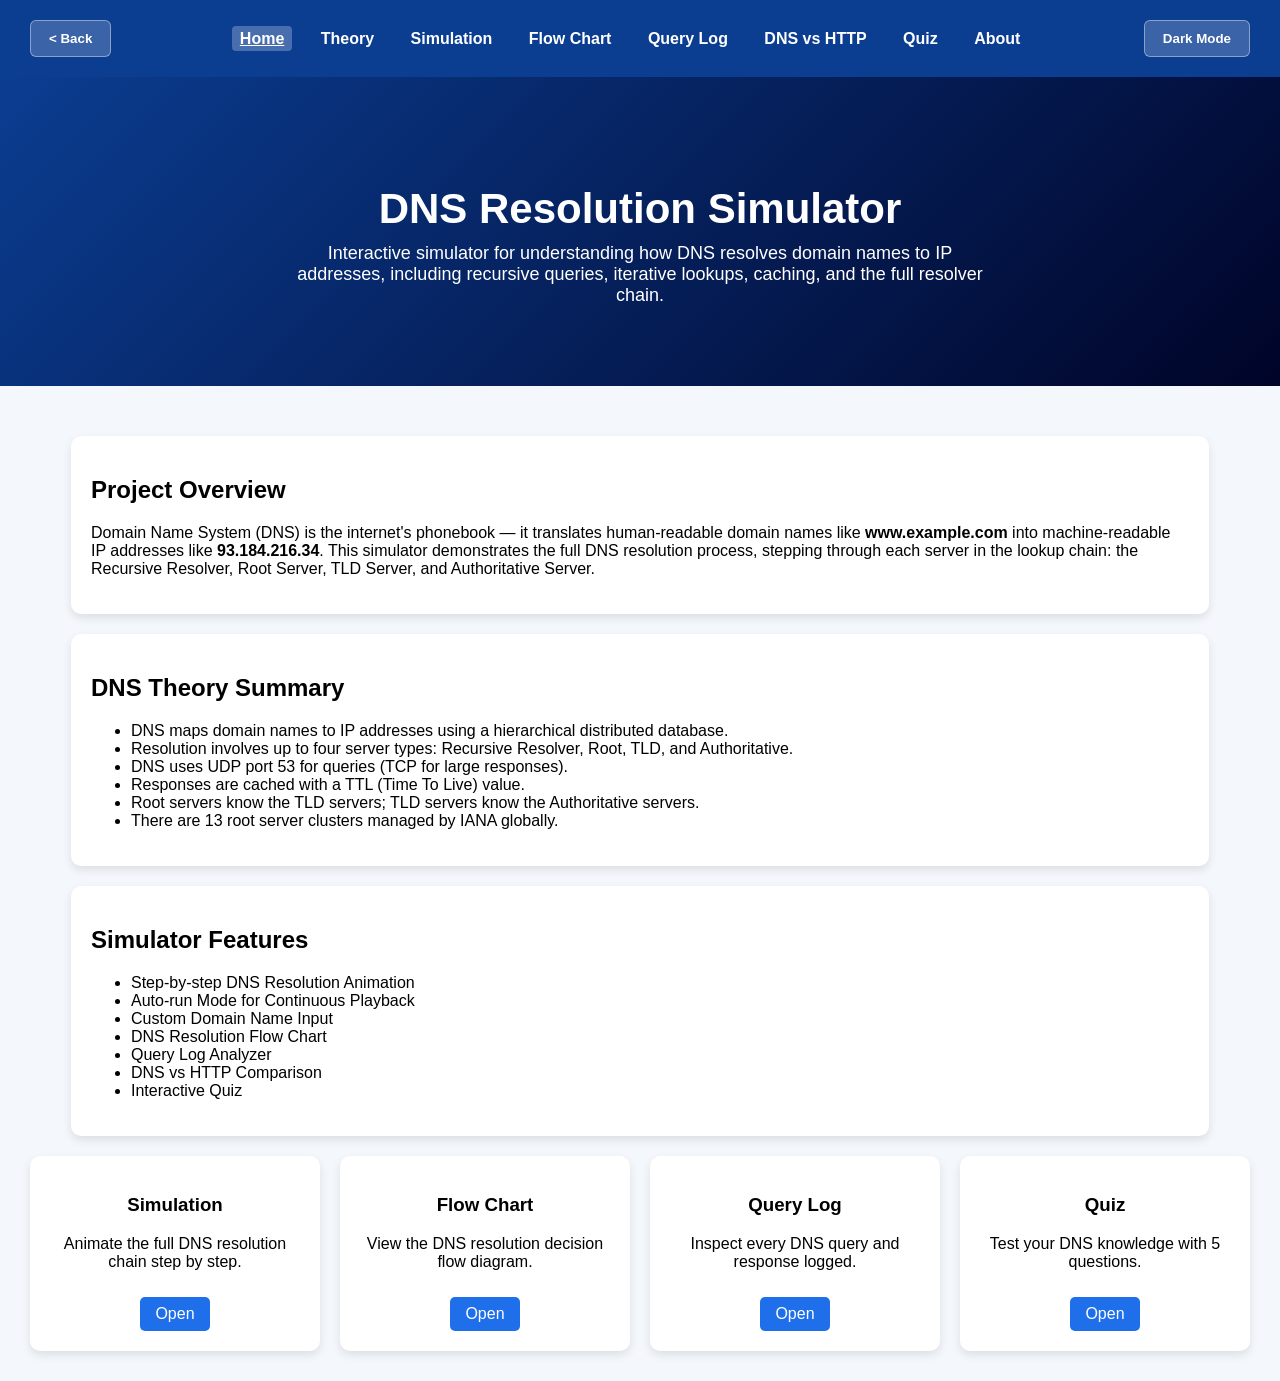
<file: DNS_Simulator/dns_simulator.html>
<!DOCTYPE html>
<html lang="en">
<head>
    <meta charset="UTF-8">
    <meta name="viewport" content="width=device-width, initial-scale=1.0">
    <title>DNS Resolution Simulator</title>
    <link rel="stylesheet" href="dns_simulator.css">
</head>
<body>

<!-- ================= NAVBAR ================= -->
<nav>
      <button class="dark-toggle" onclick="window.location.href='../index.html'" style="margin-right: 10px;">< Back</button>
    <ul>
        <li><a onclick="showSection('section-home')" data-section="section-home">Home</a></li>
        <li><a onclick="showSection('section-theory')" data-section="section-theory">Theory</a></li>
        <li><a onclick="showSection('section-simulation')" data-section="section-simulation">Simulation</a></li>
        <li><a onclick="showSection('section-flowchart')" data-section="section-flowchart">Flow Chart</a></li>
        <li><a onclick="showSection('section-analyzer')" data-section="section-analyzer">Query Log</a></li>
        <li><a onclick="showSection('section-comparison')" data-section="section-comparison">DNS vs HTTP</a></li>
        <li><a onclick="showSection('section-quiz')" data-section="section-quiz">Quiz</a></li>
        <li><a onclick="showSection('section-about')" data-section="section-about">About</a></li>
    </ul>
    <button class="dark-toggle" onclick="toggleDarkMode()">Dark Mode</button>
</nav>


<!-- ================= HOME SECTION ================= -->
<div id="section-home" class="page-section">

    <div class="hero">
        <h1>DNS Resolution Simulator</h1>
        <p>
            Interactive simulator for understanding how DNS resolves domain names to IP addresses,
            including recursive queries, iterative lookups, caching, and the full resolver chain.
        </p>
    </div>

    <div class="content">

        <div class="card">
            <h2>Project Overview</h2>
            <p>
                Domain Name System (DNS) is the internet's phonebook — it translates human-readable domain names
                like <strong>www.example.com</strong> into machine-readable IP addresses like <strong>93.184.216.34</strong>.
                This simulator demonstrates the full DNS resolution process, stepping through each server
                in the lookup chain: the Recursive Resolver, Root Server, TLD Server, and Authoritative Server.
            </p>
        </div>

        <div class="card">
            <h2>DNS Theory Summary</h2>
            <ul>
                <li>DNS maps domain names to IP addresses using a hierarchical distributed database.</li>
                <li>Resolution involves up to four server types: Recursive Resolver, Root, TLD, and Authoritative.</li>
                <li>DNS uses UDP port 53 for queries (TCP for large responses).</li>
                <li>Responses are cached with a TTL (Time To Live) value.</li>
                <li>Root servers know the TLD servers; TLD servers know the Authoritative servers.</li>
                <li>There are 13 root server clusters managed by IANA globally.</li>
            </ul>
        </div>

        <div class="card">
            <h2>Simulator Features</h2>
            <ul>
                <li>Step-by-step DNS Resolution Animation</li>
                <li>Auto-run Mode for Continuous Playback</li>
                <li>Custom Domain Name Input</li>
                <li>DNS Resolution Flow Chart</li>
                <li>Query Log Analyzer</li>
                <li>DNS vs HTTP Comparison</li>
                <li>Interactive Quiz</li>
            </ul>
        </div>

        <div class="card-container">
            <div class="feature-card">
                <h3>Simulation</h3>
                <p>Animate the full DNS resolution chain step by step.</p>
                <a onclick="showSection('section-simulation')">Open</a>
            </div>
            <div class="feature-card">
                <h3>Flow Chart</h3>
                <p>View the DNS resolution decision flow diagram.</p>
                <a onclick="showSection('section-flowchart')">Open</a>
            </div>
            <div class="feature-card">
                <h3>Query Log</h3>
                <p>Inspect every DNS query and response logged.</p>
                <a onclick="showSection('section-analyzer')">Open</a>
            </div>
            <div class="feature-card">
                <h3>Quiz</h3>
                <p>Test your DNS knowledge with 5 questions.</p>
                <a onclick="showSection('section-quiz')">Open</a>
            </div>
        </div>

    </div>
</div>


<!-- ================= THEORY SECTION ================= -->
<div id="section-theory" class="page-section">
    <div class="content">

        <h1>DNS Theory</h1>

        <h2>1. Introduction to DNS</h2>
        <p>
            The Domain Name System (DNS) is a hierarchical, distributed naming system for computers and services connected
            to the Internet or private networks. It translates domain names into IP addresses needed for locating
            and identifying devices and services using underlying network protocols.
        </p>

        <h2>2. DNS Hierarchy</h2>
        <table>
            <tr>
                <th>Level</th><th>Component</th><th>Example</th>
            </tr>
            <tr><td>Root</td><td>Root DNS Servers (13 clusters)</td><td>. (dot)</td></tr>
            <tr><td>TLD</td><td>Top-Level Domain Servers</td><td>.com, .org, .in</td></tr>
            <tr><td>Authoritative</td><td>Domain-specific DNS Servers</td><td>ns1.example.com</td></tr>
            <tr><td>Resolver</td><td>Recursive Resolver (ISP/Public)</td><td>8.8.8.8 (Google)</td></tr>
        </table>

        <h2>3. DNS Query Types</h2>
        <ul>
            <li><strong>Recursive Query:</strong> Client asks resolver to do all the work and return a final answer.</li>
            <li><strong>Iterative Query:</strong> Resolver asks each server in turn; each server refers to the next.</li>
            <li><strong>Non-recursive Query:</strong> Resolver already has the answer cached.</li>
        </ul>

        <h2>4. DNS Resolution Steps for www.example.com</h2>
        <ol>
            <li>Client (browser) sends a query to the Recursive Resolver.</li>
            <li>Resolver queries a Root DNS Server.</li>
            <li>Root Server responds with the address of the .com TLD server.</li>
            <li>Resolver queries the .com TLD Server.</li>
            <li>TLD Server responds with the Authoritative Name Server for example.com.</li>
            <li>Resolver queries the Authoritative Server.</li>
            <li>Authoritative Server returns the IP address (e.g., 93.184.216.34).</li>
            <li>Resolver caches and returns the IP to the Client.</li>
        </ol>

        <h2>5. DNS Record Types</h2>
        <ul>
            <li><strong>A Record:</strong> Maps domain to IPv4 address.</li>
            <li><strong>AAAA Record:</strong> Maps domain to IPv6 address.</li>
            <li><strong>CNAME:</strong> Canonical Name — alias of another domain.</li>
            <li><strong>MX Record:</strong> Mail exchange server for the domain.</li>
            <li><strong>NS Record:</strong> Name server for the domain.</li>
            <li><strong>TTL:</strong> Time To Live — how long a record is cached.</li>
        </ul>

        <h2>6. DNS Caching</h2>
        <p>
            DNS responses are cached by the resolver and browser. The TTL value (in seconds) determines
            how long a record is stored before re-querying. Caching reduces latency and load on DNS servers.
        </p>

        <h2>7. DNS Security (DNSSEC)</h2>
        <p>
            DNSSEC (DNS Security Extensions) adds cryptographic signatures to DNS records to protect against
            cache poisoning and man-in-the-middle attacks. It verifies that DNS responses are authentic.
        </p>

    </div>
</div>


<!-- ================= SIMULATION SECTION ================= -->
<div id="section-simulation" class="page-section">
    <div class="content">

        <h1>DNS Resolution Process Simulation</h1>

        <!-- Domain Input -->
        <div class="card">
            <h2>Configure Domain</h2>
            <label for="domainInput"><strong>Domain to Resolve:</strong></label>
            <input type="text" id="domainInput" value="www.example.com" placeholder="e.g. www.example.com"
                   style="margin-left:10px; padding:8px 12px; border-radius:6px; border:1px solid #ccc; font-size:15px; width:260px;">
        </div>

        <!-- Simulation Canvas -->
        <div class="card">
            <h2>Network Visualization</h2>
            <div class="dns-simulation-area" id="dnsSimArea">

                <!-- Node: Client -->
                <div class="dns-node client-node" id="node-client">
                    <div class="node-icon">🖥️</div>
                    <div class="node-label">CLIENT<br><small>Browser</small></div>
                </div>

                <!-- Node: Resolver -->
                <div class="dns-node resolver-node" id="node-resolver">
                    <div class="node-icon">🔄</div>
                    <div class="node-label">RESOLVER<br><small>Recursive</small></div>
                </div>

                <!-- Node: Root -->
                <div class="dns-node root-node" id="node-root">
                    <div class="node-icon">🌐</div>
                    <div class="node-label">ROOT<br><small>DNS Server</small></div>
                </div>

                <!-- Node: TLD -->
                <div class="dns-node tld-node" id="node-tld">
                    <div class="node-icon">📂</div>
                    <div class="node-label">TLD<br><small>.com Server</small></div>
                </div>

                <!-- Node: Authoritative -->
                <div class="dns-node auth-node" id="node-auth">
                    <div class="node-icon">📋</div>
                    <div class="node-label">AUTH<br><small>example.com</small></div>
                </div>

                <!-- Connector lines (SVG layer) -->
                <svg class="connector-svg" id="connectorSvg">
                    <line id="line-c-r"  class="connector-line" x1="0" y1="0" x2="0" y2="0"/>
                    <line id="line-r-rt" class="connector-line" x1="0" y1="0" x2="0" y2="0"/>
                    <line id="line-r-tl" class="connector-line" x1="0" y1="0" x2="0" y2="0"/>
                    <line id="line-r-au" class="connector-line" x1="0" y1="0" x2="0" y2="0"/>
                </svg>

                <!-- Animated packet -->
                <div id="dns-packet" class="dns-packet">?</div>

            </div><!-- end dns-simulation-area -->
        </div>

        <!-- State Display -->
        <div class="card">
            <h3>Resolution Status: <span id="dns-state">IDLE</span></h3>
            <p id="step-description" style="margin:8px 0 0; color:#555;">Press <strong>Start Simulation</strong> to begin DNS resolution.</p>
        </div>

        <!-- Controls -->
        <div class="card">
            <button onclick="startDNS()">▶ Start Simulation</button>
            <button onclick="nextStep()">⏭ Next Step</button>
            <button onclick="resetDNS()">↺ Reset</button>
            <label style="margin-left:15px; font-weight:bold; cursor:pointer;">
                <input type="checkbox" id="autoRun" style="margin-right:5px;"> Auto Run
            </label>
        </div>

        <!-- Resolved IP Display -->
        <div class="card" id="resolvedCard" style="display:none;">
            <h2>✅ Resolution Complete</h2>
            <p>Domain: <strong id="resolvedDomain"></strong></p>
            <p>Resolved IP: <strong id="resolvedIP" style="color:#2ecc71; font-size:20px;"></strong></p>
            <p>Total Steps: <strong>8</strong> &nbsp;|&nbsp; Cached: <strong>Yes</strong> &nbsp;|&nbsp; TTL: <strong>300s</strong></p>
        </div>

        <!-- Packet Log -->
        <div class="card">
            <h2>DNS Query Log</h2>
            <table id="dnsLogTable">
                <tr>
                    <th>Step</th>
                    <th>From</th>
                    <th>To</th>
                    <th>Message</th>
                    <th>Response</th>
                    <th>Status</th>
                </tr>
            </table>
        </div>

    </div>
</div>


<!-- ================= FLOW CHART SECTION ================= -->
<div id="section-flowchart" class="page-section">
    <div class="content">

        <h1>DNS Resolution Flow Chart</h1>

        <div class="card">
            <p>Click any state to highlight it. States represent the stages of DNS resolution.</p>
            <div class="state-container">
                <div class="state" id="fc-IDLE"      onclick="setFlowState('fc-IDLE')">IDLE</div>
                <div class="state" id="fc-QUERY"     onclick="setFlowState('fc-QUERY')">CLIENT QUERY</div>
                <div class="state" id="fc-CACHE"     onclick="setFlowState('fc-CACHE')">CACHE CHECK</div>
                <div class="state" id="fc-ROOT"      onclick="setFlowState('fc-ROOT')">ROOT QUERY</div>
                <div class="state" id="fc-TLD"       onclick="setFlowState('fc-TLD')">TLD QUERY</div>
                <div class="state" id="fc-AUTH"      onclick="setFlowState('fc-AUTH')">AUTH QUERY</div>
                <div class="state" id="fc-RETURN"    onclick="setFlowState('fc-RETURN')">IP RETURNED</div>
                <div class="state" id="fc-CACHED"    onclick="setFlowState('fc-CACHED')">CACHED</div>
                <div class="state" id="fc-DELIVERED" onclick="setFlowState('fc-DELIVERED')">DELIVERED</div>
                <div class="state" id="fc-ERROR"     onclick="setFlowState('fc-ERROR')">NXDOMAIN</div>
            </div>
            <button onclick="resetFlowChart()" style="margin-top:20px;">Reset Highlight</button>
        </div>

        <div class="card">
            <h2>Resolution Flow Description</h2>
            <ol>
                <li><strong>IDLE:</strong> No query in progress. Browser has not made a DNS request.</li>
                <li><strong>CLIENT QUERY:</strong> Browser requests IP for a domain from the Recursive Resolver.</li>
                <li><strong>CACHE CHECK:</strong> Resolver checks its local cache. If found, skips to DELIVERED.</li>
                <li><strong>ROOT QUERY:</strong> Resolver asks a Root Server which TLD server to contact.</li>
                <li><strong>TLD QUERY:</strong> Resolver asks the .com TLD Server for the Authoritative server.</li>
                <li><strong>AUTH QUERY:</strong> Resolver asks the Authoritative Server for the final IP address.</li>
                <li><strong>IP RETURNED:</strong> Authoritative Server returns the A record (IP address).</li>
                <li><strong>CACHED:</strong> Resolver caches the response for future queries (TTL applied).</li>
                <li><strong>DELIVERED:</strong> Resolver sends the IP address back to the Client browser.</li>
                <li><strong>NXDOMAIN:</strong> Domain does not exist — error returned to client.</li>
            </ol>
        </div>

    </div>
</div>


<!-- ================= QUERY LOG ANALYZER ================= -->
<div id="section-analyzer" class="page-section">
    <div class="content">

        <h1>DNS Query Log Analyzer</h1>

        <table id="analyzerTable">
            <tr>
                <th>Step</th>
                <th>From</th>
                <th>To</th>
                <th>Message</th>
                <th>Response</th>
                <th>Status</th>
                <th>Description</th>
            </tr>
        </table>

        <div style="margin-top:20px;">
            <button onclick="clearAnalyzer()">Clear Log</button>
        </div>

    </div>
</div>


<!-- ================= DNS vs HTTP SECTION ================= -->
<div id="section-comparison" class="page-section">
    <div class="content">

        <h1 class="center-title">DNS vs HTTP Comparison</h1>

        <div class="card">
            <h2>Protocol Comparison</h2>
            <table>
                <tr>
                    <th>Feature</th><th>DNS</th><th>HTTP</th>
                </tr>
                <tr><td>Purpose</td><td>Name Resolution</td><td>Data Transfer</td></tr>
                <tr><td>Transport</td><td>UDP (port 53)</td><td>TCP (port 80/443)</td></tr>
                <tr><td>Connection</td><td>Connectionless</td><td>Connection-based</td></tr>
                <tr><td>Response Size</td><td>Small (bytes)</td><td>Large (KB–MB)</td></tr>
                <tr><td>Caching</td><td>TTL-based</td><td>Cache-Control headers</td></tr>
                <tr><td>Security</td><td>DNSSEC</td><td>HTTPS / TLS</td></tr>
                <tr><td>Layer</td><td>Application Layer</td><td>Application Layer</td></tr>
                <tr><td>Initiated by</td><td>Resolver</td><td>Browser</td></tr>
                <tr><td>Response Type</td><td>IP Address / Record</td><td>HTML / JSON / Media</td></tr>
            </table>
        </div>

        <div class="protocol-container">
            <div class="protocol-card tcp-card">
                <h2>DNS Use Cases</h2>
                <ul>
                    <li>Translating domain to IP</li>
                    <li>Mail server lookup (MX)</li>
                    <li>Load balancing via multiple A records</li>
                    <li>CDN routing</li>
                    <li>Service discovery in microservices</li>
                </ul>
            </div>
            <div class="protocol-card udp-card">
                <h2>HTTP Use Cases</h2>
                <ul>
                    <li>Loading web pages</li>
                    <li>REST API communication</li>
                    <li>File downloads</li>
                    <li>Streaming media</li>
                    <li>Web application data exchange</li>
                </ul>
            </div>
        </div>

    </div>
</div>


<!-- ================= QUIZ SECTION ================= -->
<div id="section-quiz" class="page-section">
    <div class="content">

        <h1 class="quiz-title">DNS Knowledge Quiz</h1>

        <div class="quiz-card">

            <div class="question">
                <p>1. DNS stands for?</p>
                <label><input type="radio" name="q1" value="a"> Domain Name System</label>
                <label><input type="radio" name="q1" value="b"> Dynamic Network Service</label>
                <label><input type="radio" name="q1" value="c"> Data Name Server</label>
            </div>

            <div class="question">
                <p>2. DNS primarily uses which port and protocol?</p>
                <label><input type="radio" name="q2" value="a"> TCP port 80</label>
                <label><input type="radio" name="q2" value="b"> UDP port 53</label>
                <label><input type="radio" name="q2" value="c"> TCP port 443</label>
            </div>

            <div class="question">
                <p>3. Which DNS server holds the final IP address record for a domain?</p>
                <label><input type="radio" name="q3" value="a"> Root Server</label>
                <label><input type="radio" name="q3" value="b"> TLD Server</label>
                <label><input type="radio" name="q3" value="c"> Authoritative Server</label>
            </div>

            <div class="question">
                <p>4. What does TTL stand for in DNS?</p>
                <label><input type="radio" name="q4" value="a"> Transfer Time Limit</label>
                <label><input type="radio" name="q4" value="b"> Time To Live</label>
                <label><input type="radio" name="q4" value="c"> Total Transfer Length</label>
            </div>

            <div class="question">
                <p>5. How many root DNS server clusters exist globally?</p>
                <label><input type="radio" name="q5" value="a"> 5</label>
                <label><input type="radio" name="q5" value="b"> 13</label>
                <label><input type="radio" name="q5" value="c"> 26</label>
            </div>

            <button class="quiz-btn" onclick="submitQuiz()">Submit Quiz</button>

            <div id="result" class="quiz-result"></div>

        </div>

    </div>
</div>


<!-- ================= ABOUT SECTION ================= -->
<div id="section-about" class="page-section">
    <div class="content">

        <h1>About This Project</h1>

        <p>
            This project is an interactive DNS Resolution Simulator developed to demonstrate
            how the Domain Name System resolves domain names into IP addresses using a
            step-by-step animated simulation of the full resolver chain.
        </p>

        <h2>Technologies Used</h2>
        <ul>
            <li>HTML5</li>
            <li>CSS3 (animations, transitions)</li>
            <li>Vanilla JavaScript</li>
        </ul>

        <h2>Project Modules</h2>
        <ul>
            <li>Theory Module</li>
            <li>DNS Resolution Simulation (Step-by-step + Auto Run)</li>
            <li>DNS Resolution Flow Chart</li>
            <li>Query Log Analyzer</li>
            <li>DNS vs HTTP Comparison</li>
            <li>Quiz Module</li>
        </ul>

        <h2>Simulation Flow</h2>
        <ul>
            <li>Client → Recursive Resolver: DNS query</li>
            <li>Resolver → Root Server: Who handles .com?</li>
            <li>Root → Resolver: Contact .com TLD server</li>
            <li>Resolver → TLD Server: Who handles example.com?</li>
            <li>TLD → Resolver: Contact ns1.example.com</li>
            <li>Resolver → Authoritative: What is the IP of www.example.com?</li>
            <li>Authoritative → Resolver: IP is 93.184.216.34</li>
            <li>Resolver → Client: Here is the IP address</li>
        </ul>

    </div>
</div>


<script src="dns_simulator.js"></script>

</body>
</html>
</file>
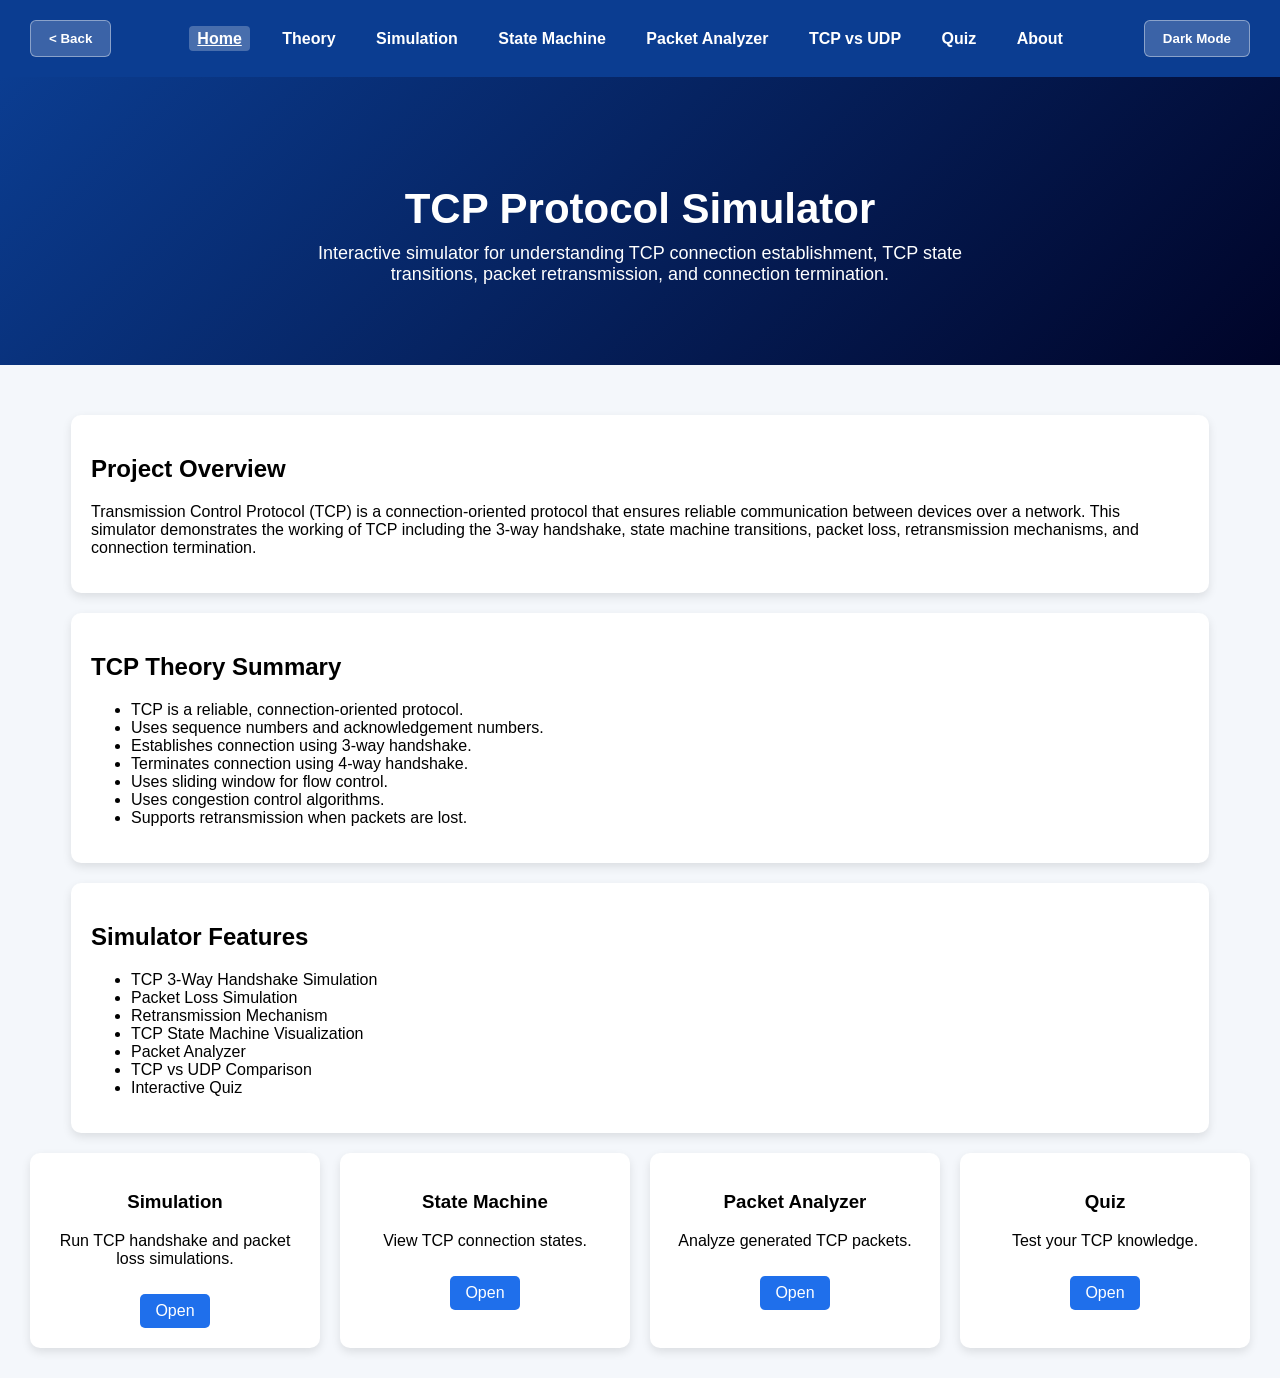
<file: updated_VLab/main.html>
<!DOCTYPE html>
<html lang="en">
<head>
    <meta charset="UTF-8">
    <meta name="viewport" content="width=device-width, initial-scale=1.0">
    <title>TCP Protocol Simulator</title>
    <link rel="stylesheet" href="style.css">
</head>
<body>

<!-- ================= NAVBAR ================= -->
<nav>
      <button class="dark-toggle" onclick="window.location.href='../index.html'" style="margin-right: 10px;">< Back</button>
    <ul>
        <li><a onclick="showSection('section-home')" data-section="section-home">Home</a></li>
        <li><a onclick="showSection('section-theory')" data-section="section-theory">Theory</a></li>
        <li><a onclick="showSection('section-simulation')" data-section="section-simulation">Simulation</a></li>
        <li><a onclick="showSection('section-state')" data-section="section-state">State Machine</a></li>
        <li><a onclick="showSection('section-analyzer')" data-section="section-analyzer">Packet Analyzer</a></li>
        <li><a onclick="showSection('section-tcpudp')" data-section="section-tcpudp">TCP vs UDP</a></li>
        <li><a onclick="showSection('section-quiz')" data-section="section-quiz">Quiz</a></li>
        <li><a onclick="showSection('section-about')" data-section="section-about">About</a></li>
    </ul>
    <button class="dark-toggle" onclick="toggleDarkMode()">Dark Mode</button>
</nav>


<!-- ================= HOME SECTION ================= -->
<div id="section-home" class="page-section">

    <div class="hero">
        <h1>TCP Protocol Simulator</h1>
        <p>
            Interactive simulator for understanding TCP connection establishment,
            TCP state transitions, packet retransmission, and connection termination.
        </p>
    </div>

    <div class="content">

        <div class="card">
            <h2>Project Overview</h2>
            <p>
                Transmission Control Protocol (TCP) is a connection-oriented protocol
                that ensures reliable communication between devices over a network.
                This simulator demonstrates the working of TCP including the
                3-way handshake, state machine transitions, packet loss,
                retransmission mechanisms, and connection termination.
            </p>
        </div>

        <div class="card">
            <h2>TCP Theory Summary</h2>
            <ul>
                <li>TCP is a reliable, connection-oriented protocol.</li>
                <li>Uses sequence numbers and acknowledgement numbers.</li>
                <li>Establishes connection using 3-way handshake.</li>
                <li>Terminates connection using 4-way handshake.</li>
                <li>Uses sliding window for flow control.</li>
                <li>Uses congestion control algorithms.</li>
                <li>Supports retransmission when packets are lost.</li>
            </ul>
        </div>

        <div class="card">
            <h2>Simulator Features</h2>
            <ul>
                <li>TCP 3-Way Handshake Simulation</li>
                <li>Packet Loss Simulation</li>
                <li>Retransmission Mechanism</li>
                <li>TCP State Machine Visualization</li>
                <li>Packet Analyzer</li>
                <li>TCP vs UDP Comparison</li>
                <li>Interactive Quiz</li>
            </ul>
        </div>

        <div class="card-container">
            <div class="feature-card">
                <h3>Simulation</h3>
                <p>Run TCP handshake and packet loss simulations.</p>
                <a onclick="showSection('section-simulation')">Open</a>
            </div>
            <div class="feature-card">
                <h3>State Machine</h3>
                <p>View TCP connection states.</p>
                <a onclick="showSection('section-state')">Open</a>
            </div>
            <div class="feature-card">
                <h3>Packet Analyzer</h3>
                <p>Analyze generated TCP packets.</p>
                <a onclick="showSection('section-analyzer')">Open</a>
            </div>
            <div class="feature-card">
                <h3>Quiz</h3>
                <p>Test your TCP knowledge.</p>
                <a onclick="showSection('section-quiz')">Open</a>
            </div>
        </div>

    </div>
</div>


<!-- ================= THEORY SECTION ================= -->
<div id="section-theory" class="page-section">
    <div class="content">

        <h1>TCP Theory</h1>

        <h2>1. Introduction to TCP</h2>
        <p>
            Transmission Control Protocol (TCP) is a connection-oriented protocol used for reliable data transmission.
            TCP ensures data is delivered in order, without errors, and without loss.
            It is used in applications like HTTP, FTP, Email, and File Transfer.
        </p>

        <h2>2. TCP vs UDP</h2>
        <table>
            <tr>
                <th>Feature</th><th>TCP</th><th>UDP</th>
            </tr>
            <tr><td>Connection</td><td>Connection Oriented</td><td>Connectionless</td></tr>
            <tr><td>Reliability</td><td>Reliable</td><td>Unreliable</td></tr>
            <tr><td>Speed</td><td>Slower</td><td>Faster</td></tr>
            <tr><td>Ordering</td><td>Ordered</td><td>Unordered</td></tr>
            <tr><td>Applications</td><td>HTTP, FTP, Email</td><td>DNS, Streaming</td></tr>
        </table>

        <h2>3. TCP Header</h2>
        <p>
            TCP header contains important fields such as Source Port, Destination Port,
            Sequence Number, Acknowledgement Number, Flags, Window Size, and Checksum.
        </p>

        <h2>4. Sequence Number and Acknowledgement Number</h2>
        <p>
            Sequence Number identifies the byte number of the data being sent.
            Acknowledgement Number indicates the next expected byte from the sender.
            These numbers ensure reliable and ordered data delivery.
        </p>

        <h2>5. TCP Flags</h2>
        <ul>
            <li>SYN – Synchronize sequence numbers</li>
            <li>ACK – Acknowledgement</li>
            <li>FIN – Finish connection</li>
            <li>RST – Reset connection</li>
            <li>PSH – Push data immediately</li>
            <li>URG – Urgent data</li>
        </ul>

        <h2>6. TCP 3-Way Handshake</h2>
        <p>TCP uses a 3-way handshake to establish a connection between client and server.</p>
        <ol>
            <li>Client sends SYN</li>
            <li>Server sends SYN-ACK</li>
            <li>Client sends ACK</li>
        </ol>

        <h2>7. Connection Termination (4-Way Handshake)</h2>
        <ol>
            <li>Client sends FIN</li>
            <li>Server sends ACK</li>
            <li>Server sends FIN</li>
            <li>Client sends ACK</li>
        </ol>

        <h2>8. TCP State Machine</h2>
        <p>
            TCP connection goes through multiple states such as CLOSED, SYN_SENT,
            SYN_RECEIVED, ESTABLISHED, FIN_WAIT, CLOSE_WAIT, LAST_ACK, and TIME_WAIT.
        </p>

        <h2>9. Flow Control (Sliding Window)</h2>
        <p>
            TCP uses sliding window mechanism for flow control.
            It ensures that sender does not send more data than receiver can handle.
        </p>

        <h2>10. Congestion Control</h2>
        <p>
            TCP uses congestion control algorithms like Slow Start,
            Congestion Avoidance, Fast Retransmit, and Fast Recovery
            to control network congestion.
        </p>

    </div>
</div>


<!-- ================= SIMULATION SECTION ================= -->
<div id="section-simulation" class="page-section">
    <div class="content">

        <h1>TCP 3-Way Handshake Simulation</h1>

        <div class="card">
            <h2>Network Simulation</h2>
            <div class="simulation-area">
                <div class="client">CLIENT</div>
                <div class="server">SERVER</div>
                <div class="line"></div>
                <div id="packet">SYN</div>
            </div>
        </div>

        <div class="card">
            <h3>TCP State: <span id="state">CLOSED</span></h3>
        </div>

        <div class="card">
            <h2>Controls</h2>
            <button onclick="startHandshake()">Normal Handshake</button>
            <button onclick="lostSyn()">Lost SYN</button>
            <button onclick="lostSynAck()">Lost SYN-ACK</button>
            <button onclick="lostAck()">Lost ACK</button>
            <button onclick="terminateConnection()">Terminate Connection</button>
            <button onclick="resetSimulation()">Reset</button>
        </div>

        <div class="card">
            <h2>Packet Log</h2>
            <table id="logTable">
                <tr>
                    <th>Step</th>
                    <th>Source</th>
                    <th>Destination</th>
                    <th>Flag</th>
                    <th>Seq No</th>
                    <th>Ack No</th>
                    <th>State</th>
                </tr>
            </table>
        </div>

    </div>
</div>


<!-- ================= STATE MACHINE SECTION ================= -->
<div id="section-state" class="page-section">
    <div class="content">

        <h1>TCP State Machine</h1>

        <div class="state-container">
            <div class="state" id="CLOSED" onclick="setState('CLOSED')">CLOSED</div>
            <div class="state" id="LISTEN" onclick="setState('LISTEN')">LISTEN</div>
            <div class="state" id="SYN_SENT" onclick="setState('SYN_SENT')">SYN_SENT</div>
            <div class="state" id="SYN_RECEIVED" onclick="setState('SYN_RECEIVED')">SYN_RECEIVED</div>
            <div class="state" id="ESTABLISHED" onclick="setState('ESTABLISHED')">ESTABLISHED</div>
            <div class="state" id="FIN_WAIT_1" onclick="setState('FIN_WAIT_1')">FIN_WAIT_1</div>
            <div class="state" id="FIN_WAIT_2" onclick="setState('FIN_WAIT_2')">FIN_WAIT_2</div>
            <div class="state" id="CLOSE_WAIT" onclick="setState('CLOSE_WAIT')">CLOSE_WAIT</div>
            <div class="state" id="LAST_ACK" onclick="setState('LAST_ACK')">LAST_ACK</div>
            <div class="state" id="TIME_WAIT" onclick="setState('TIME_WAIT')">TIME_WAIT</div>
        </div>

    </div>
</div>


<!-- ================= PACKET ANALYZER SECTION ================= -->
<div id="section-analyzer" class="page-section">
    <div class="content">

        <h1>TCP Packet Analyzer</h1>

        <table id="analyzerTable">
            <tr>
                <th>Step</th>
                <th>Source</th>
                <th>Destination</th>
                <th>Flag</th>
                <th>Seq No</th>
                <th>Ack No</th>
                <th>State</th>
                <th>Description</th>
            </tr>
        </table>

    </div>
</div>


<!-- ================= TCP vs UDP SECTION ================= -->
<div id="section-tcpudp" class="page-section">
    <div class="content">

        <h1 class="center-title">TCP vs UDP Comparison</h1>

        <div class="card">
            <h2>Protocol Comparison</h2>
            <table>
                <tr>
                    <th>Feature</th><th>TCP</th><th>UDP</th>
                </tr>
                <tr><td>Connection Type</td><td>Connection Oriented</td><td>Connectionless</td></tr>
                <tr><td>Reliability</td><td>Reliable</td><td>Unreliable</td></tr>
                <tr><td>Error Checking</td><td>Yes</td><td>Yes (Basic)</td></tr>
                <tr><td>Flow Control</td><td>Yes</td><td>No</td></tr>
                <tr><td>Congestion Control</td><td>Yes</td><td>No</td></tr>
                <tr><td>Speed</td><td>Slower</td><td>Faster</td></tr>
                <tr><td>Header Size</td><td>20–60 bytes</td><td>8 bytes</td></tr>
                <tr><td>Ordering</td><td>Ordered Delivery</td><td>No Ordering</td></tr>
                <tr><td>Applications</td><td>HTTP, FTP, Email</td><td>DNS, Streaming, VoIP</td></tr>
            </table>
        </div>

        <div class="protocol-container">
            <div class="protocol-card tcp-card">
                <h2>When to Use TCP</h2>
                <ul>
                    <li>File Transfer</li>
                    <li>Email</li>
                    <li>Web Browsing</li>
                    <li>Database Applications</li>
                    <li>Secure Data Transmission</li>
                </ul>
            </div>
            <div class="protocol-card udp-card">
                <h2>When to Use UDP</h2>
                <ul>
                    <li>Video Streaming</li>
                    <li>Online Gaming</li>
                    <li>DNS</li>
                    <li>VoIP</li>
                    <li>Real-time Applications</li>
                </ul>
            </div>
        </div>

    </div>
</div>


<!-- ================= QUIZ SECTION ================= -->
<div id="section-quiz" class="page-section">
    <div class="content">

        <h1 class="quiz-title">TCP Protocol Quiz</h1>

        <div class="quiz-card">

            <div class="question">
                <p>1. TCP stands for?</p>
                <label><input type="radio" name="q1" value="a"> Transmission Control Protocol</label>
                <label><input type="radio" name="q1" value="b"> Transfer Communication Protocol</label>
                <label><input type="radio" name="q1" value="c"> Transmission Connection Process</label>
            </div>

            <div class="question">
                <p>2. How many steps in TCP handshake?</p>
                <label><input type="radio" name="q2" value="a"> 2</label>
                <label><input type="radio" name="q2" value="b"> 3</label>
                <label><input type="radio" name="q2" value="c"> 4</label>
            </div>

            <div class="question">
                <p>3. Which flag is used to start connection?</p>
                <label><input type="radio" name="q3" value="a"> ACK</label>
                <label><input type="radio" name="q3" value="b"> FIN</label>
                <label><input type="radio" name="q3" value="c"> SYN</label>
            </div>

            <div class="question">
                <p>4. TCP is?</p>
                <label><input type="radio" name="q4" value="a"> Connectionless</label>
                <label><input type="radio" name="q4" value="b"> Connection Oriented</label>
            </div>

            <div class="question">
                <p>5. Which protocol is faster?</p>
                <label><input type="radio" name="q5" value="a"> TCP</label>
                <label><input type="radio" name="q5" value="b"> UDP</label>
            </div>

            <button class="quiz-btn" onclick="submitQuiz()">Submit Quiz</button>

            <div id="result" class="quiz-result"></div>

        </div>

    </div>
</div>


<!-- ================= ABOUT SECTION ================= -->
<div id="section-about" class="page-section">
    <div class="content">

        <h1>About This Project</h1>

        <p>
            This project is an interactive TCP Protocol Simulator developed
            to demonstrate TCP connection establishment, connection termination,
            TCP state transitions, packet retransmission, and protocol analysis.
        </p>

        <h2>Technologies Used</h2>
        <ul>
            <li>HTML</li>
            <li>CSS</li>
            <li>JavaScript</li>
        </ul>

        <h2>Project Modules</h2>
        <ul>
            <li>Theory Module</li>
            <li>Handshake Simulation</li>
            <li>TCP State Machine</li>
            <li>Packet Analyzer</li>
            <li>TCP vs UDP Comparison</li>
            <li>Quiz Module</li>
        </ul>

    </div>
</div>


<script src="main.js"></script>

</body>
</html>
</file>
<file: Main.css>
/* ===================== RESET ===================== */
* {
  margin: 0;
  padding: 0;
  box-sizing: border-box;
}

/* ===================== ROOT ===================== */
:root {
  --primary: #1f6feb;
  --primary-dark: #174ea6;
  --bg-light: #f4f7fb;
  --bg-dark: #0d1117;
  --card-light: #ffffff;
  --card-dark: #161b22;
  --text-light: #1a1a2e;
  --text-dark: #e6edf3;
  --border-light: rgba(0,0,0,0.05);
  --border-dark: #30363d;
}

/* ===================== BODY ===================== */
body {
  font-family: 'Segoe UI', Arial, sans-serif;
  background: var(--bg-light);
  color: var(--text-light);
  transition: all 0.3s ease;
}

/* DARK MODE */
body.dark {
  background: var(--bg-dark);
  color: var(--text-dark);
}

/* ===================== NAVBAR ===================== */
.navbar {
  background: #0b3d91;
  color: white;
  padding: 14px 24px;
  display: flex;
  justify-content: space-between;
  align-items: center;
  position: sticky;
  top: 0;
  z-index: 1000;
  box-shadow: 0 2px 12px rgba(0,0,0,0.2);
}

.nav-brand {
  font-weight: 600;
  font-size: 1.1rem;
}

.dark-toggle {
  background: rgba(255,255,255,0.15);
  border: 1px solid rgba(255,255,255,0.3);
  padding: 6px 14px;
  border-radius: 20px;
  color: white;
  cursor: pointer;
}

/* ===================== HERO ===================== */
.hero {
  background: linear-gradient(135deg, #0b3d91, #000428);
  color: white;
  text-align: center;
  padding: 70px 20px;
}

.hero h1 {
  font-size: 2.3rem;
  margin-bottom: 10px;
}

.hero p {
  opacity: 0.85;
  margin-bottom: 18px;
}

/* badges */
.hero-badges {
  display: flex;
  justify-content: center;
  gap: 10px;
  flex-wrap: wrap;
}

.badge {
  background: rgba(255,255,255,0.12);
  border: 1px solid rgba(255,255,255,0.25);
  padding: 5px 12px;
  border-radius: 20px;
  font-size: 0.8rem;
}

/* ===================== CONTENT ===================== */
.content {
  max-width: 1100px;
  margin: auto;
  padding: 30px 20px;
}

/* ===================== CARD ===================== */
.card {
  background: var(--card-light);
  padding: 24px;
  border-radius: 12px;
  border: 1px solid var(--border-light);
  box-shadow: 0 4px 14px rgba(0,0,0,0.06);
}

body.dark .card {
  background: var(--card-dark);
  border-color: var(--border-dark);
}

.card h2 {
  margin-bottom: 18px;
  color: #0b3d91;
}

body.dark .card h2 {
  color: #4fc3f7;
}

/* ===================== GRID ===================== */
.card-container {
  display: grid;
  grid-template-columns: repeat(auto-fit, minmax(240px, 1fr));
  gap: 18px;
}

/* ===================== FEATURE CARD ===================== */
.feature-card {
  background: var(--card-light);
  padding: 22px;
  border-radius: 12px;
  text-align: center;
  border: 1px solid var(--border-light);
  transition: 0.25s ease;
}

body.dark .feature-card {
  background: var(--card-dark);
  border-color: var(--border-dark);
}

.feature-card:hover {
  transform: translateY(-6px);
  box-shadow: 0 10px 25px rgba(0,0,0,0.12);
}

.feature-icon {
  font-size: 2rem;
  margin-bottom: 10px;
}

.feature-card h3 {
  margin-bottom: 6px;
}

.feature-card p {
  font-size: 0.85rem;
  color: #666;
  margin-bottom: 14px;
}

body.dark .feature-card p {
  color: #8b949e;
}

/* ===================== BUTTON ===================== */
button {
  background: var(--primary);
  border: none;
  color: white;
  padding: 9px 16px;
  border-radius: 6px;
  cursor: pointer;
  font-size: 0.85rem;
  transition: 0.2s;
}

button:hover {
  background: var(--primary-dark);
  transform: translateY(-1px);
}

/* ===================== RESPONSIVE ===================== */
@media (max-width: 600px) {
  .hero h1 {
    font-size: 1.6rem;
  }
}
</file>
<file: DHCP/styles.css>
/* ===================== GLOBAL ===================== */
* { box-sizing: border-box; margin: 0; padding: 0; }

body {
  font-family: 'Segoe UI', Arial, sans-serif;
  background: #f4f7fb;
  color: #1a1a2e;
  transition: background 0.3s, color 0.3s;
}

ul { padding-left: 20px; }

/* ===================== DARK MODE ===================== */
body.dark {
  background: #0d1117;
  color: #e6edf3;
}
body.dark .card,
body.dark .feature-card,
body.dark .dora-step {
  background: #161b22;
  border-color: #30363d;
  color: #e6edf3;
}
body.dark .navbar { background: #010409; border-bottom: 1px solid #30363d; }
body.dark .tab { background: #21262d; color: #e6edf3; }
body.dark .tab.active, body.dark .tab:hover { background: #1f6feb; color: white; }
body.dark .info-item { background: #21262d; }
body.dark .info-item b { color: #4fc3f7; }
body.dark .info-item span { color: #8b949e; }
body.dark .highlight-box { background: #0d2137; border-color: #1f6feb; color: #a3d4ff; }
body.dark .highlight-box.warn { background: #2a1a0d; border-color: #ff9800; color: #ffcc80; }
body.dark .step-info p { color: #8b949e; }
body.dark .step-info code { background: #21262d; color: #4fc3f7; }
body.dark .step-detail { background: #21262d; }
body.dark .port-table { border-color: #30363d; }
body.dark .port-row:not(.header):nth-child(even) { background: #21262d; }
body.dark .port-row:not(.header) { color: #e6edf3; }
body.dark .client-btn-group { background: #21262d; }
body.dark .client-label { color: #4fc3f7; }
body.dark .log-entry { border-color: #21262d; }
body.dark .log-entry:nth-child(odd) { background: rgba(255,255,255,0.02); }
body.dark .log-legend { color: #8b949e; }
body.dark .divider { border-color: #30363d; }
body.dark .lease-badge { background: #1b3a1e; color: #81c784; }
body.dark .quiz-option { background: #21262d; color: #e6edf3; }
body.dark .quiz-option:hover:not(:disabled) { background: #1a2744; }
body.dark .quiz-progress-bar { background: #30363d; }
body.dark .quiz-header span { color: #8b949e; }
body.dark .review-correct { background: #1b3a1e; color: #a5d6a7; }
body.dark .review-wrong { background: #3a1b1b; color: #ef9a9a; }
body.dark .arch-node.client-node { background: #1a3a6e; }
body.dark .arch-node.relay-node { background: #2a1a4e; }
body.dark .arch-arrow { color: #555; }
body.dark .styled-list li { color: #c9d1d9; }

/* ===================== NAVBAR ===================== */
.navbar {
  background: #0b3d91;
  color: white;
  padding: 15px 25px;
  display: flex;
  justify-content: space-between;
  align-items: center;
  position: sticky;
  top: 0;
  z-index: 1000;
  box-shadow: 0 2px 12px rgba(0,0,0,0.25);
}
.nav-brand {
  font-size: 1.15rem;
  font-weight: bold;
  letter-spacing: 0.5px;
}
.nav-links {
  list-style: none;
}
.nav-links li {
  display: inline;
  margin: 0 4px;
}
.nav-links a {
  color: white;
  font-weight: bold;
  cursor: pointer;
  padding: 7px 14px;
  border-radius: 5px;
  transition: background 0.2s;
  font-size: 0.92rem;
}
.nav-links a:hover { background: rgba(255,255,255,0.18); }

.dark-toggle {
  background: rgba(255,255,255,0.15);
  color: white;
  border: 1px solid rgba(255,255,255,0.3);
  padding: 7px 15px;
  border-radius: 20px;
  cursor: pointer;
  font-size: 0.83rem;
  font-family: inherit;
  transition: background 0.2s;
}
.dark-toggle:hover { background: rgba(255,255,255,0.28); }

/* ===================== HERO ===================== */
.hero {
  background: linear-gradient(135deg, #0b3d91, #000428);
  color: white;
  padding: 65px 20px;
  text-align: center;
}
.hero h1 { font-size: 2.2rem; margin-bottom: 12px; }
.hero p { font-size: 1.05rem; opacity: 0.85; margin-bottom: 20px; }

.hero-badges {
  display: flex;
  justify-content: center;
  gap: 10px;
  flex-wrap: wrap;
  margin-top: 16px;
}
.badge {
  background: rgba(255,255,255,0.12);
  border: 1px solid rgba(255,255,255,0.25);
  color: white;
  padding: 5px 14px;
  border-radius: 20px;
  font-size: 0.82rem;
  font-weight: 500;
}

/* ===================== CONTENT ===================== */
.content {
  padding: 30px;
  max-width: 1200px;
  margin: 0 auto;
}

/* ===================== CARD ===================== */
.card {
  background: white;
  padding: 24px;
  margin: 20px 0;
  border-radius: 12px;
  box-shadow: 0 4px 14px rgba(0,0,0,0.07);
  border: 1px solid rgba(0,0,0,0.05);
}
.card h2 { margin-bottom: 14px; font-size: 1.2rem; color: #0b3d91; }
body.dark .card h2 { color: #4fc3f7; }
.card h3 { margin-bottom: 12px; font-size: 1.05rem; }
.card p { line-height: 1.65; color: #444; }
body.dark .card p { color: #c9d1d9; }

/* ===================== FEATURE GRID ===================== */
.card-container {
  display: grid;
  grid-template-columns: repeat(4, 1fr);
  gap: 20px;
  margin-top: 4px;
}
.feature-card {
  background: white;
  padding: 24px 20px;
  border-radius: 12px;
  text-align: center;
  box-shadow: 0 4px 14px rgba(0,0,0,0.07);
  border: 1px solid rgba(0,0,0,0.05);
  transition: transform 0.2s, box-shadow 0.2s;
}
.feature-card:hover {
  transform: translateY(-5px);
  box-shadow: 0 10px 24px rgba(0,0,0,0.12);
}
.feature-icon { font-size: 2.2rem; margin-bottom: 10px; }
.feature-card h3 { margin-bottom: 8px; font-size: 1rem; }
.feature-card p { font-size: 0.87rem; color: #666; margin-bottom: 16px; line-height: 1.5; }
body.dark .feature-card p { color: #8b949e; }

/* ===================== BUTTONS ===================== */
button {
  background: #1f6feb;
  color: white;
  border: none;
  padding: 10px 18px;
  border-radius: 6px;
  cursor: pointer;
  font-size: 0.88rem;
  font-family: inherit;
  font-weight: 500;
  transition: background 0.2s, transform 0.1s;
}
button:hover:not(:disabled) { background: #174ea6; transform: translateY(-1px); }
button:active:not(:disabled) { transform: translateY(0); }
button:disabled { background: #aaa; cursor: not-allowed; opacity: 0.6; }
.btn-reset { background: #d73a49; }
.btn-reset:hover:not(:disabled) { background: #b02234; }

/* ===================== TABS ===================== */
.tab-bar {
  display: flex;
  gap: 8px;
  flex-wrap: wrap;
  margin-bottom: 0;
}
.tab {
  padding: 10px 18px;
  cursor: pointer;
  background: #e4e9f0;
  color: #333;
  border: none;
  border-radius: 7px 7px 0 0;
  font-weight: 500;
  font-size: 0.88rem;
  transition: background 0.2s, color 0.2s;
}
.tab.active, .tab:hover { background: #1f6feb; color: white; }

/* TAB CONTENT */
.tab-content { display: none; }
.tab-content.active { display: block; }

/* ===================== SECTION SPA ===================== */
.section { display: none; }
.section.active { display: block; }

/* ===================== THEORY STYLES ===================== */
.styled-list { padding-left: 22px; }
.styled-list li {
  margin-bottom: 8px;
  line-height: 1.6;
  color: #444;
}

.highlight-box {
  background: #e8f4ff;
  border-left: 4px solid #1f6feb;
  padding: 12px 16px;
  border-radius: 0 8px 8px 0;
  margin-top: 14px;
  font-weight: 500;
  font-size: 0.93rem;
  line-height: 1.5;
}
.highlight-box.warn {
  background: #fff8e1;
  border-color: #ff9800;
}

.info-grid {
  display: grid;
  grid-template-columns: repeat(2, 1fr);
  gap: 12px;
  margin-top: 14px;
}
.info-item {
  background: #f4f7fb;
  padding: 14px;
  border-radius: 9px;
  display: flex;
  flex-direction: column;
  gap: 5px;
}
.info-item b { color: #0b3d91; font-size: 0.93rem; }
.info-item span { font-size: 0.83rem; color: #666; }

.arch-diagram {
  display: flex;
  align-items: center;
  justify-content: center;
  gap: 18px;
  padding: 20px 0;
  flex-wrap: wrap;
}
.arch-node {
  padding: 14px 22px;
  border-radius: 9px;
  text-align: center;
  font-weight: bold;
  font-size: 0.9rem;
  min-width: 120px;
  line-height: 1.5;
}
.arch-node small { font-weight: normal; font-size: 0.75rem; opacity: 0.85; }
.arch-node.client-node { background: #1f6feb; color: white; }
.arch-node.server-node { background: #0b3d91; color: white; }
.arch-node.relay-node { background: #5c1fbb; color: white; }
.arch-arrow { font-size: 1.2rem; color: #888; font-style: italic; font-size: 0.85rem; }

/* DORA STEPS */
.dora-steps {
  display: flex;
  flex-direction: column;
  gap: 14px;
  margin-top: 0;
}
.dora-step {
  display: flex;
  align-items: flex-start;
  gap: 20px;
  padding: 20px 22px;
  border-radius: 12px;
  background: white;
  box-shadow: 0 2px 10px rgba(0,0,0,0.07);
  border: 1px solid rgba(0,0,0,0.05);
}
.dora-step.discover { border-left: 5px solid #FFC107; }
.dora-step.offer    { border-left: 5px solid #2196F3; }
.dora-step.request  { border-left: 5px solid #FF9800; }
.dora-step.ack      { border-left: 5px solid #4CAF50; }

.step-badge {
  width: 44px; height: 44px;
  border-radius: 50%;
  display: flex; align-items: center; justify-content: center;
  font-size: 1.3rem; font-weight: bold; color: white;
  flex-shrink: 0;
}
.discover-badge { background: #FFC107; }
.offer-badge    { background: #2196F3; }
.request-badge  { background: #FF9800; }
.ack-badge      { background: #4CAF50; }

.step-info h3 { margin-bottom: 8px; font-size: 1.05rem; color: #1a1a2e; }
body.dark .step-info h3 { color: #e6edf3; }
.step-info p { font-size: 0.9rem; color: #555; margin-bottom: 10px; line-height: 1.55; }
.step-info code {
  background: #f0f4f8; padding: 2px 7px; border-radius: 4px;
  font-size: 0.82rem; color: #0b3d91; font-family: monospace;
}
.step-detail {
  display: flex; gap: 10px; flex-wrap: wrap;
  background: #f8fafc; padding: 10px 14px; border-radius: 7px;
  margin-top: 6px;
}
.step-detail span {
  font-size: 0.8rem; color: #555;
  padding: 3px 10px; background: white;
  border-radius: 12px; border: 1px solid #e0e0e0;
}
body.dark .step-detail span { background: #161b22; border-color: #30363d; color: #c9d1d9; }

.port-table {
  border-radius: 9px; overflow: hidden;
  border: 1px solid #e0e7ef; margin-top: 14px;
}
.port-row {
  display: grid;
  grid-template-columns: 2fr 1fr 1fr 2fr;
  padding: 12px 16px; gap: 10px;
  font-size: 0.9rem;
}
.port-row.header {
  background: #0b3d91; color: white; font-weight: bold;
}
.port-row:not(.header):nth-child(even) { background: #f4f7fb; }

/* ===================== SIMULATION ===================== */
.sim-layout {
  display: grid;
  grid-template-columns: 1fr 300px;
  gap: 20px;
  align-items: start;
}
.sim-main { display: flex; flex-direction: column; gap: 0; }

.canvas-card { padding: 10px; }
#dhcp-canvas {
  width: 100%;
  display: block;
  border-radius: 8px;
  cursor: default;
}

.control-panel {
  display: flex;
  gap: 10px;
  flex-wrap: wrap;
  margin-bottom: 4px;
}
.divider {
  border: none;
  border-top: 1px solid #e5e9f0;
  margin: 14px 0;
}

#client-buttons {
  display: flex;
  flex-wrap: wrap;
  gap: 10px;
  margin-top: 6px;
}
.client-btn-group {
  display: flex;
  flex-direction: column;
  align-items: center;
  gap: 6px;
  background: #f4f7fb;
  padding: 10px 14px;
  border-radius: 9px;
  min-width: 88px;
  border: 1px solid #e5e9f0;
}
.client-label {
  font-weight: bold;
  font-size: 0.83rem;
  color: #0b3d91;
}
.client-btn-group button {
  padding: 6px 12px;
  font-size: 0.78rem;
  width: 100%;
}
.release-btn { background: #d73a49 !important; }
.release-btn:hover { background: #b02234 !important; }

#info-panel .info-row {
  display: flex;
  gap: 20px;
  flex-wrap: wrap;
  align-items: center;
  font-size: 0.9rem;
}
.lease-list {
  display: flex;
  flex-wrap: wrap;
  gap: 8px;
  margin-top: 10px;
}
.lease-badge {
  background: #e8f5e9;
  color: #2e7d32;
  padding: 4px 11px;
  border-radius: 12px;
  font-size: 0.78rem;
  font-weight: 500;
}
.text-green { color: #4caf50; }
.text-red   { color: #f44336; }

/* LOG PANEL */
.sim-log { position: sticky; top: 70px; }
.log-card {
  height: 580px;
  display: flex;
  flex-direction: column;
  padding: 18px;
}
.log-legend {
  display: flex;
  align-items: center;
  gap: 6px;
  font-size: 0.76rem;
  flex-wrap: wrap;
  margin-bottom: 10px;
  color: #666;
}
.legend-dot {
  width: 9px; height: 9px;
  border-radius: 50%;
  display: inline-block;
}
#log-panel {
  overflow-y: auto;
  flex: 1;
  font-size: 0.79rem;
  font-family: 'Courier New', Consolas, monospace;
}
.log-entry {
  padding: 5px 8px;
  border-bottom: 1px solid #f0f0f0;
  line-height: 1.45;
  word-break: break-all;
}
.log-entry:nth-child(odd) { background: rgba(0,0,0,0.015); }

/* ===================== QUIZ ===================== */
.quiz-card { max-width: 700px; margin: 0 auto; }

.quiz-header { margin-bottom: 22px; }
.quiz-header span {
  font-size: 0.88rem;
  color: #666;
  display: block;
  margin-bottom: 8px;
}
.quiz-progress-bar {
  background: #e0e7ef;
  height: 6px;
  border-radius: 3px;
  overflow: hidden;
}
.quiz-progress-fill {
  background: linear-gradient(90deg, #0b3d91, #1f6feb);
  height: 100%;
  border-radius: 3px;
  transition: width 0.4s ease;
}

.quiz-question {
  font-size: 1.12rem;
  font-weight: 600;
  margin-bottom: 20px;
  line-height: 1.55;
}

.quiz-options {
  display: flex;
  flex-direction: column;
  gap: 10px;
  margin-bottom: 22px;
}
.quiz-option {
  background: #f4f7fb;
  color: #1a1a2e;
  border: 2px solid transparent;
  padding: 13px 18px;
  border-radius: 9px;
  text-align: left;
  font-size: 0.93rem;
  width: 100%;
  transition: all 0.2s;
  font-family: inherit;
  transform: none;
}
.quiz-option:hover:not(:disabled) {
  background: #e0eaff;
  border-color: #1f6feb;
  transform: translateX(4px);
}
.quiz-option.correct {
  background: #e8f5e9 !important;
  border-color: #4caf50 !important;
  color: #1b5e20 !important;
}
.quiz-option.wrong {
  background: #ffebee !important;
  border-color: #f44336 !important;
  color: #b71c1c !important;
}

.quiz-nav {
  display: flex;
  gap: 10px;
  justify-content: space-between;
}

/* QUIZ RESULTS */
.quiz-result-card { text-align: center; padding: 10px 0; }
.quiz-result-card h2 { font-size: 1.6rem; margin-bottom: 4px; }
.score-circle {
  width: 110px; height: 110px;
  background: linear-gradient(135deg, #0b3d91, #1f6feb);
  color: white;
  border-radius: 50%;
  display: flex;
  align-items: center;
  justify-content: center;
  font-size: 2.2rem;
  font-weight: bold;
  margin: 20px auto;
  box-shadow: 0 6px 20px rgba(31,111,235,0.35);
  flex-direction: column;
  line-height: 1;
}
.score-circle span { font-size: 1rem; font-weight: normal; opacity: 0.85; }
.score-pct { color: #666; font-size: 1rem; margin-bottom: 20px; }
body.dark .score-pct { color: #8b949e; }

.answer-review {
  text-align: left;
  margin-top: 20px;
  display: flex;
  flex-direction: column;
  gap: 8px;
  max-height: 320px;
  overflow-y: auto;
}
.review-item {
  padding: 10px 14px;
  border-radius: 8px;
  font-size: 0.87rem;
  line-height: 1.55;
}
.review-correct { background: #e8f5e9; border-left: 3px solid #4caf50; }
.review-wrong   { background: #ffebee; border-left: 3px solid #f44336; }

/* ===================== RESPONSIVE ===================== */
@media (max-width: 960px) {
  .sim-layout { grid-template-columns: 1fr; }
  .sim-log { position: static; }
  .card-container { grid-template-columns: repeat(2, 1fr); }
  .log-card { height: 320px; }
}
@media (max-width: 620px) {
  .card-container { grid-template-columns: 1fr; }
  .navbar { flex-wrap: wrap; gap: 10px; padding: 12px 16px; }
  .port-row { grid-template-columns: 1fr 1fr; }
  .info-grid { grid-template-columns: 1fr; }
  .hero h1 { font-size: 1.6rem; }
}
</file>
<file: FinalSubnetting/style.css>
/* ============================================================
   CSS VARIABLES — Light & Dark themes
============================================================ */
:root {
  --bg:              hsl(216, 33%, 97%);
  --fg:              hsl(220, 25%, 10%);
  --card:            hsl(0,   0%,  100%);
  --card-fg:         hsl(220, 25%, 10%);
  --muted:           hsl(216, 33%, 97%);
  --muted-fg:        hsl(220, 10%, 45%);
  --primary:         hsl(220, 85%, 31%);   /* #0b3d91 */
  --primary-fg:      #ffffff;
  --accent:          hsl(215, 85%, 52%);   /* #1f6feb */
  --accent-fg:       #ffffff;
  --secondary:       hsl(170, 60%, 45%);   /* teal */
  --border:          hsl(0,   0%,  87%);
  --success:         hsl(145, 65%, 42%);
  --destructive:     hsl(0,   72%, 55%);
  --btn-bg:          hsl(215, 85%, 52%);
  --btn-hover:       hsl(220, 72%, 33%);
  --table-header:    hsl(220, 85%, 31%);
  --nav-bg:          hsl(220, 85%, 31%);
  --shadow:          0 4px 12px rgba(0,0,0,0.10);
  --shadow-sm:       0 1px 4px  rgba(0,0,0,0.07);
  --radius:          10px;
  --radius-sm:       6px;
}
html.dark {
  --bg:              hsl(215, 28%,  7%);
  --fg:              hsl(215, 25%, 90%);
  --card:            hsl(215, 24%, 13%);
  --card-fg:         hsl(215, 25%, 90%);
  --muted:           hsl(215, 20%, 18%);
  --muted-fg:        hsl(215, 15%, 60%);
  --primary:         hsl(215, 85%, 52%);
  --primary-fg:      #ffffff;
  --accent:          hsl(215, 85%, 60%);
  --secondary:       hsl(170, 60%, 45%);
  --border:          hsl(215, 18%, 22%);
  --success:         hsl(145, 65%, 42%);
  --destructive:     hsl(0,   72%, 58%);
  --btn-bg:          hsl(215, 85%, 52%);
  --btn-hover:       hsl(215, 85%, 62%);
  --table-header:    hsl(220, 60%, 28%);
  --nav-bg:          hsl(220, 85%, 31%);
  --shadow:          0 4px 12px rgba(0,0,0,0.35);
  --shadow-sm:       0 1px 4px  rgba(0,0,0,0.25);
}

/* ============================================================
   BASE RESET
============================================================ */
*, *::before, *::after { box-sizing: border-box; margin: 0; padding: 0; }

body {
  font-family: 'Inter', 'Segoe UI', Arial, sans-serif;
  background: var(--bg);
  color: var(--fg);
  min-height: 100vh;
  transition: background 0.3s, color 0.3s;
  font-size: 15px;
  line-height: 1.65;
}

h1 { font-size: 1.9rem;  font-weight: 700; margin-bottom: 16px; }
h2 { font-size: 1.2rem;  font-weight: 700; margin: 24px 0 8px; }
h3 { font-size: 1rem;    font-weight: 700; margin-bottom: 6px; }
p  { margin-bottom: 10px; }
ul { padding-left: 22px; margin-bottom: 10px; }
li { margin-bottom: 5px; }
strong { font-weight: 700; }
sup { font-size: 0.72em; vertical-align: super; }

code {
  font-family: monospace;
  background: var(--muted);
  border: 1px solid var(--border);
  padding: 1px 6px;
  border-radius: 4px;
  font-size: 0.88em;
}

/* ============================================================
   NAV
============================================================ */
nav {
  background: var(--nav-bg);
  color: #fff;
  padding: 14px 24px;
  display: flex;
  justify-content: space-between;
  align-items: center;
  flex-wrap: wrap;
  gap: 10px;
  position: sticky;
  top: 0;
  z-index: 100;
  box-shadow: 0 2px 10px rgba(0,0,0,0.22);
}

.nav-brand {
  font-size: 1.1em;
  font-weight: 700;
  letter-spacing: 0.01em;
  color: #fff;
}

.nav-links {
  list-style: none;
  display: flex;
  flex-wrap: wrap;
  gap: 2px;
}
.nav-links li { display: inline; }
.nav-links a {
  color: #fff;
  text-decoration: none;
  font-weight: 600;
  cursor: pointer;
  padding: 5px 11px;
  border-radius: var(--radius-sm);
  transition: background 0.18s;
  display: inline-block;
  font-size: 0.95em;
}
.nav-links a:hover  { background: rgba(255,255,255,0.15); }
.nav-links a.active { background: rgba(255,255,255,0.22); text-decoration: underline; }

.nav-toggle-btn {
  background: rgba(255,255,255,0.18);
  border: 1px solid rgba(255,255,255,0.38);
  color: #fff;
  padding: 7px 15px;
  border-radius: var(--radius-sm);
  cursor: pointer;
  font-weight: 600;
  font-size: 0.9em;
  display: flex;
  align-items: center;
  gap: 7px;
  transition: background 0.18s;
  white-space: nowrap;
}
.nav-toggle-btn:hover { background: rgba(255,255,255,0.30); }

/* ============================================================
   SECTION VISIBILITY
============================================================ */
.section { display: none; }
.section.active { display: block; }

/* ============================================================
   HERO
============================================================ */
.hero {
  background: linear-gradient(135deg, hsl(220,85%,31%), hsl(222,100%,8%));
  color: #fff;
  padding: 76px 24px;
  text-align: center;
}
.hero h1 { font-size: 2.4rem; margin-bottom: 12px; color: #fff; }
.hero p  { font-size: 1.1rem; max-width: 680px; margin: 0 auto; color: rgba(255,255,255,0.86); }

/* ============================================================
   SECTION BODY
============================================================ */
.section-body { padding: 30px; }
.section-body h1 { margin-bottom: 16px; }
@media (max-width: 700px) { .section-body { padding: 16px; } }

/* ============================================================
   SIM CARD
============================================================ */
.sim-card {
  background: var(--card);
  color: var(--card-fg);
  padding: 22px;
  margin: 20px auto;
  border-radius: var(--radius);
  box-shadow: var(--shadow);
  width: 90%;
}
.sim-card h2:first-child { margin-top: 0; }
@media (max-width: 700px) { .sim-card { width: 100%; } }

/* ============================================================
   FEATURE GRID
============================================================ */
.feature-grid {
  display: grid;
  grid-template-columns: repeat(4, 1fr);
  gap: 18px;
  margin-top: 18px;
}
@media (max-width: 900px) { .feature-grid { grid-template-columns: repeat(2,1fr); } }
@media (max-width: 500px) { .feature-grid { grid-template-columns: 1fr; } }

.feature-card {
  background: var(--card);
  color: var(--card-fg);
  padding: 20px;
  border-radius: var(--radius);
  box-shadow: var(--shadow);
  text-align: center;
  transition: transform 0.18s, box-shadow 0.18s;
}
.feature-card:hover { transform: translateY(-3px); box-shadow: 0 8px 22px rgba(0,0,0,0.13); }
.feature-card h3 { margin-bottom: 8px; }
.feature-card p  { font-size: 0.88em; margin-bottom: 14px; color: var(--muted-fg); }

/* ============================================================
   GLASS CARD (simulation tables)
============================================================ */
.glass-card {
  background: var(--card);
  border: 1px solid var(--border);
  border-radius: var(--radius);
  box-shadow: var(--shadow-sm);
  overflow: hidden;
}

.glass-card table {
  width: 100%;
  border-collapse: collapse;
  text-align: center;
}
.glass-card table thead tr {
  background: rgba(11,61,145,0.08);
}
html.dark .glass-card table thead tr {
  background: rgba(31,111,235,0.14);
}
.glass-card table th {
  padding: 10px 16px;
  font-size: 0.82em;
  font-weight: 700;
  color: var(--primary);
  text-transform: uppercase;
  letter-spacing: 0.06em;
}
.glass-card table td {
  padding: 10px 16px;
  border-top: 1px solid var(--border);
}
.glass-card table tbody tr:hover td { background: var(--muted); }

/* ============================================================
   SIM TABLE (theory / reference)
============================================================ */
.sim-table {
  width: 100%;
  border-collapse: collapse;
  margin-top: 16px;
  box-shadow: var(--shadow);
  border-radius: var(--radius);
  overflow: hidden;
}
.sim-table th, .sim-table td {
  border: 1px solid var(--border);
  padding: 10px;
  text-align: center;
}
.sim-table th {
  background: var(--table-header);
  color: #fff;
  font-weight: 700;
}
.sim-table td { background: var(--card); color: var(--card-fg); }
.sim-table tr:hover td { background: var(--muted); }

/* ============================================================
   BUTTONS
============================================================ */
.sim-btn {
  background: var(--btn-bg);
  color: #fff;
  border: none;
  padding: 9px 18px;
  margin: 4px;
  border-radius: var(--radius-sm);
  cursor: pointer;
  font-weight: 700;
  font-size: 0.93em;
  transition: background 0.18s, transform 0.12s;
  font-family: inherit;
}
.sim-btn:hover        { background: var(--btn-hover); }
.sim-btn:active       { transform: scale(0.97); }
.sim-btn.active-tab   { background: var(--primary); text-decoration: underline; }

.btn-lg {
  padding: 11px 30px;
  font-size: 1em;
  border-radius: 8px;
}
.btn-outline {
  background: transparent;
  color: var(--primary);
  border: 2px solid var(--primary);
}
.btn-outline:hover { background: var(--muted); }

/* ============================================================
   INPUTS
============================================================ */
.sim-input {
  border: 1px solid var(--border);
  border-radius: var(--radius-sm);
  background: var(--bg);
  color: var(--fg);
  padding: 7px 10px;
  font-family: monospace;
  font-weight: 700;
  text-align: center;
  font-size: 0.93em;
  transition: border 0.18s, box-shadow 0.18s;
  outline: none;
}
.sim-input:focus {
  border-color: var(--accent);
  box-shadow: 0 0 0 3px rgba(31,111,235,0.14);
}

/* ============================================================
   ICONS
============================================================ */
.icon-check { color: var(--success); }
.icon-x     { color: var(--destructive); }
.icon-inline {
  display: inline-flex;
  align-items: center;
  vertical-align: middle;
}

/* ============================================================
   STATUS MESSAGES
============================================================ */
.msg-success {
  color: var(--success);
  font-weight: 700;
  text-align: center;
  margin-top: 12px;
}
.msg-hint {
  color: var(--muted-fg);
  font-size: 0.9em;
  text-align: center;
  margin-top: 8px;
}

/* ============================================================
   BADGES
============================================================ */
.badge {
  font-family: monospace;
  font-weight: 700;
  padding: 2px 10px;
  border-radius: 5px;
  font-size: 0.92em;
}
.badge-primary   { background: rgba(11,61,145,0.10); color: var(--primary); border: 1px solid var(--primary); }
.badge-secondary { background: rgba(13,148,136,0.10); color: var(--secondary); border: 1px solid var(--secondary); }

/* ============================================================
   PRACTICE INFO BAR
============================================================ */
.practice-info {
  display: flex;
  align-items: center;
  justify-content: center;
  gap: 22px;
  flex-wrap: wrap;
  font-size: 0.9em;
  margin-top: 8px;
}

/* ============================================================
   QUIZ
============================================================ */
.quiz-wrapper {
  width: 60%;
  margin: 0 auto;
  background: var(--card);
  color: var(--card-fg);
  padding: 26px;
  border-radius: var(--radius);
  box-shadow: var(--shadow);
}
@media (max-width: 800px) { .quiz-wrapper { width: 96%; } }

.quiz-question {
  background: var(--muted);
  border-radius: 8px;
  padding: 15px;
  margin-bottom: 16px;
}
.quiz-question p    { font-weight: 700; margin-bottom: 10px; }
.quiz-question label {
  display: block;
  padding: 5px 0;
  cursor: pointer;
  transition: color 0.15s;
}
.quiz-question label:hover { color: var(--accent); }
.quiz-question label input { margin-right: 8px; }

.quiz-result {
  text-align: center;
  font-size: 1.15em;
  font-weight: 700;
  margin-top: 16px;
  padding: 14px;
  border-radius: 8px;
  background: var(--muted);
}

/* ============================================================
   ANIMATIONS
============================================================ */
.fade-in { animation: fadeIn 0.25s ease forwards; }
@keyframes fadeIn {
  from { opacity: 0; transform: translateY(5px); }
  to   { opacity: 1; transform: none; }
}

/* ============================================================
   RESPONSIVE
============================================================ */
@media (max-width: 700px) {
  nav { flex-direction: column; align-items: flex-start; }
  .quiz-wrapper { width: 100%; }
}
</file>
<file: Network_Routing/style.css>
/* ================= GLOBAL ================= */
* { box-sizing: border-box; }

body {
  font-family: 'Segoe UI', Arial, sans-serif;
  margin: 0;
  background-color: #f0f4fb;
  transition: background-color 0.3s, color 0.3s;
  color: #1a1f36;
}

/* ================= DARK MODE ================= */
body.dark-mode {
  background-color: #0a0e1a;
  color: #e2e8f0;
}

body.dark-mode .card,
body.dark-mode .feature-card,
body.dark-mode .state,
body.dark-mode .quiz-card,
body.dark-mode .question,
body.dark-mode table {
  background-color: #111827;
  color: #e2e8f0;
  box-shadow: 0 4px 16px rgba(0,0,0,0.5);
}

body.dark-mode th {
  background-color: #0d2559;
}

body.dark-mode td {
  border-color: #1e293b;
}

body.dark-mode .simulation-area {
  background-color: #111827;
}

body.dark-mode .route-select,
body.dark-mode input[type="number"] {
  background: #1e293b;
  color: #e2e8f0;
  border-color: #334155;
}

body.dark-mode .metric-box {
  background: #1e293b;
  border-color: #334155;
}

body.dark-mode #packet {
  box-shadow: 0 0 14px rgba(243,156,18,0.7);
}

/* ================= NAVBAR ================= */
nav {
  background: linear-gradient(90deg, #0b2d6e 0%, #0f3f8f 60%, #1256c0 100%);
  color: white;
  padding: 14px 24px;
  display: flex;
  justify-content: space-between;
  align-items: center;
  flex-wrap: wrap;
  gap: 10px;
  position: sticky;
  top: 0;
  z-index: 100;
  box-shadow: 0 2px 12px rgba(0,0,0,0.3);
}

nav h2 {
  margin: 0;
  font-size: 18px;
  letter-spacing: 0.3px;
  font-weight: 800;
}

nav ul {
  list-style: none;
  margin: 0;
  padding: 0;
}

nav ul li {
  display: inline;
  margin: 0 6px;
}

nav ul li a {
  color: rgba(255,255,255,0.88);
  text-decoration: none;
  font-weight: 600;
  font-size: 13px;
  cursor: pointer;
  padding: 5px 9px;
  border-radius: 5px;
  transition: background 0.2s, color 0.2s;
  letter-spacing: 0.2px;
}

nav ul li a:hover {
  background: rgba(255,255,255,0.18);
  color: #fff;
}

nav ul li a.nav-active {
  background: rgba(255,255,255,0.28);
  color: #fff;
  box-shadow: inset 0 -2px 0 rgba(255,255,255,0.5);
}

/* ================= PAGE SECTIONS ================= */
.page-section { display: none; }

/* ================= HERO ================= */
.hero {
  background: linear-gradient(135deg, #0b2d6e 0%, #06173a 50%, #000d22 100%);
  color: white;
  padding: 90px 20px;
  text-align: center;
  position: relative;
  overflow: hidden;
}

.hero::before {
  content: '';
  position: absolute;
  top: -60px; left: -60px;
  width: 340px; height: 340px;
  border-radius: 50%;
  background: rgba(31,111,235,0.12);
  pointer-events: none;
}

.hero::after {
  content: '';
  position: absolute;
  bottom: -80px; right: -40px;
  width: 420px; height: 420px;
  border-radius: 50%;
  background: rgba(18,86,192,0.10);
  pointer-events: none;
}

.hero h1 {
  font-size: 38px;
  margin-bottom: 14px;
  font-weight: 800;
  letter-spacing: -0.5px;
  text-shadow: 0 2px 20px rgba(0,0,0,0.4);
}

.hero p {
  font-size: 17px;
  max-width: 720px;
  margin: auto;
  opacity: 0.88;
  line-height: 1.7;
}

/* ================= CONTENT ================= */
.content { padding: 28px 32px; }
.content h2 {
  font-size: 26px;
  font-weight: 800;
  margin-bottom: 18px;
  color: #0b2d6e;
}
body.dark-mode .content h2 { color: #7eb3ff; }

/* ================= CARDS ================= */
.card {
  background: white;
  padding: 22px 26px;
  margin: 18px 0;
  border-radius: 12px;
  box-shadow: 0 4px 14px rgba(11,45,110,0.08);
  border: 1px solid rgba(11,45,110,0.06);
}

.card h3 {
  margin-top: 0;
  font-size: 17px;
  font-weight: 700;
  color: #0b2d6e;
}
body.dark-mode .card h3 { color: #93c5fd; }

/* Feature cards */
.card-container {
  display: grid;
  grid-template-columns: repeat(4, 1fr);
  gap: 18px;
  margin-top: 18px;
}

.feature-card {
  background: white;
  padding: 22px 18px;
  border-radius: 12px;
  box-shadow: 0 4px 12px rgba(11,45,110,0.1);
  text-align: center;
  border: 1px solid rgba(11,45,110,0.06);
  transition: transform 0.2s, box-shadow 0.2s;
}
.feature-card:hover {
  transform: translateY(-3px);
  box-shadow: 0 8px 24px rgba(11,45,110,0.15);
}

.feature-card h3 { margin-top: 0; font-size: 15px; }

.feature-card a {
  display: inline-block;
  margin-top: 10px;
  padding: 8px 18px;
  background: #1f6feb;
  color: white;
  border-radius: 6px;
  text-decoration: none;
  cursor: pointer;
  font-weight: 600;
  font-size: 13px;
  transition: background 0.2s;
}
.feature-card a:hover { background: #0d4fa8; }

/* ================= BUTTONS ================= */
button {
  background: linear-gradient(135deg, #1f6feb, #0b3d91);
  color: white;
  border: none;
  padding: 10px 20px;
  margin: 4px;
  border-radius: 7px;
  cursor: pointer;
  font-weight: 700;
  font-size: 13px;
  font-family: inherit;
  letter-spacing: 0.3px;
  transition: opacity 0.2s, transform 0.15s;
}
button:hover { opacity: 0.88; transform: translateY(-1px); }
button:active { transform: translateY(0); }

.dark-toggle {
  background: rgba(255,255,255,0.15);
  border: 1px solid rgba(255,255,255,0.3);
  font-size: 12px;
  padding: 8px 14px;
}
.dark-toggle:hover { background: rgba(255,255,255,0.25); }

/* ================= SELECTS & INPUTS ================= */
.route-select {
  padding: 7px 10px;
  border-radius: 6px;
  border: 1px solid #c5d3e8;
  background: #f8faff;
  font-family: inherit;
  font-size: 13px;
  cursor: pointer;
  margin-left: 6px;
}

/* ================= SIMULATION AREA ================= */
.simulation-area {
  position: relative;
  width: 100%;
  max-width: 880px;
  height: 210px;
  border-radius: 10px;
  margin: 10px auto;
  background-color: #f8faff;
  box-shadow: inset 0 2px 8px rgba(0,0,0,0.06);
  overflow: hidden;
}

#topoCanvas {
  display: block;
  width: 100%;
  height: 100%;
}

/* Packet */
#packet {
  position: absolute;
  top: 50%;
  transform: translateY(-50%);
  width: 72px;
  height: 32px;
  background: linear-gradient(135deg, #f39c12, #e67e22);
  text-align: center;
  line-height: 32px;
  border-radius: 7px;
  display: none;
  color: white;
  font-weight: 700;
  font-size: 12px;
  pointer-events: none;
  box-shadow: 0 3px 10px rgba(243,156,18,0.5);
  z-index: 10;
}

/* ================= TABLES ================= */
table {
  width: 100%;
  border-collapse: collapse;
  margin-top: 16px;
  background: white;
  border-radius: 8px;
  overflow: hidden;
  box-shadow: 0 2px 10px rgba(11,45,110,0.07);
  font-size: 13px;
}

table, th, td {
  border: 1px solid #dde5f5;
}

th, td { padding: 10px 12px; text-align: center; }

th {
  background: linear-gradient(90deg, #0b3d91, #1256c0);
  color: white;
  font-weight: 700;
  font-size: 12px;
  letter-spacing: 0.4px;
  text-transform: uppercase;
}

tr:hover td { background: rgba(31,111,235,0.04); }

/* ================= METRIC BOXES ================= */
.metrics-grid {
  display: grid;
  grid-template-columns: repeat(4, 1fr);
  gap: 14px;
  margin-top: 10px;
}

.metric-box {
  background: #f0f4ff;
  border: 1px solid #c5d3e8;
  border-radius: 10px;
  padding: 14px 16px;
  text-align: center;
}

.metric-box .label {
  font-size: 11px;
  font-weight: 700;
  color: #5a7daf;
  text-transform: uppercase;
  letter-spacing: 0.5px;
  margin-bottom: 6px;
}

.metric-box .value {
  font-family: 'Consolas', monospace;
  font-size: 20px;
  font-weight: 700;
  color: #0b3d91;
}

body.dark-mode .metric-box .value { color: #93c5fd; }
body.dark-mode .metric-box .label { color: #64a0d4; }

/* Delay bar chart */
.delay-bars { margin-top: 12px; }
.delay-bar-row {
  display: flex;
  align-items: center;
  gap: 10px;
  margin-bottom: 8px;
}
.delay-bar-label {
  width: 160px;
  text-align: right;
  font-size: 12px;
  font-weight: 600;
  color: #4a6fa5;
  flex-shrink: 0;
}
.delay-bar-track {
  flex: 1;
  background: #e8edf7;
  border-radius: 6px;
  height: 18px;
  overflow: hidden;
}
.delay-bar-fill {
  height: 100%;
  border-radius: 6px;
  display: flex;
  align-items: center;
  padding-left: 8px;
  font-size: 11px;
  color: white;
  font-weight: 700;
  min-width: 40px;
  transition: width 0.8s ease;
}

/* ================= STATE MACHINE / TOPOLOGY ================= */
.state-container {
  display: grid;
  grid-template-columns: repeat(5, 1fr);
  gap: 15px;
  margin-top: 30px;
}

.state {
  padding: 18px;
  border-radius: 8px;
  background: white;
  text-align: center;
  font-weight: 700;
  font-size: 12px;
  box-shadow: 0 3px 8px rgba(11,45,110,0.08);
  cursor: pointer;
  transition: background 0.2s, transform 0.15s;
  border: 2px solid transparent;
}

.state:hover { background: #e8ecf5; transform: translateY(-2px); }
.active-state {
  background: linear-gradient(135deg, #7c3aed, #6d28d9);
  color: white;
  border-color: #6d28d9;
}

/* ================= TOPOLOGY CANVAS ================= */
#fullTopoCanvas {
  background: #f8faff;
  border: 1px solid #dde5f5;
}
body.dark-mode #fullTopoCanvas { background: #111827; }

/* ================= QUIZ ================= */
.quiz-title {
  text-align: center;
  margin-bottom: 24px;
  font-size: 28px;
  font-weight: 800;
  color: #0b2d6e;
}
body.dark-mode .quiz-title { color: #7eb3ff; }

.quiz-card {
  width: 65%;
  margin: auto;
  background: white;
  padding: 30px;
  border-radius: 14px;
  box-shadow: 0 6px 20px rgba(11,45,110,0.12);
}

.question {
  margin-bottom: 20px;
  padding: 16px;
  border-radius: 10px;
  background: #f4f7fb;
  border-left: 4px solid #1f6feb;
}

.question p {
  font-weight: 700;
  margin-bottom: 10px;
  font-size: 14px;
}

.question label {
  display: block;
  padding: 5px 0;
  cursor: pointer;
  font-size: 13px;
}

.quiz-btn {
  display: block;
  margin: 22px auto;
  padding: 12px 32px;
  font-size: 15px;
  border-radius: 8px;
}

.quiz-result {
  text-align: center;
  font-size: 20px;
  font-weight: 800;
  margin-top: 10px;
  color: #0b3d91;
}
body.dark-mode .quiz-result { color: #93c5fd; }

/* ================= PROTOCOL COMPARE ================= */
.center-title {
  text-align: center;
  margin-bottom: 20px;
}

.protocol-container {
  display: grid;
  grid-template-columns: 1fr 1fr;
  gap: 20px;
  margin: 0 0 10px 0;
}

.protocol-card {
  padding: 24px;
  border-radius: 12px;
  color: white;
  box-shadow: 0 6px 20px rgba(0,0,0,0.15);
}

.protocol-card h2 { margin-top: 0; font-size: 18px; }
.protocol-card ul { padding-left: 20px; line-height: 2; font-size: 14px; }

.tcp-card { background: linear-gradient(135deg, #1f6feb, #0b3d91); }
.udp-card { background: linear-gradient(135deg, #e74c3c, #c0392b); }

/* ================= PATH HIGHLIGHT COLOURS ================= */
.rank-1 td:first-child { color: #16a34a; font-weight: 800; }
.rank-2 td:first-child { color: #2563eb; font-weight: 700; }
.rank-3 td:first-child { color: #9333ea; font-weight: 700; }

/* ================= PACKET LOG ROWS ================= */
.log-ok td { background: rgba(22,163,74,0.05) !important; }
.log-lost td { background: rgba(231,76,60,0.08) !important; color: #e74c3c; }
.log-hop td { background: rgba(31,111,235,0.05) !important; }

/* ================= RESPONSIVE ================= */
@media (max-width: 900px) {
  .card-container { grid-template-columns: repeat(2, 1fr); }
  .metrics-grid  { grid-template-columns: repeat(2, 1fr); }
  .protocol-container { grid-template-columns: 1fr; }
  .quiz-card { width: 92%; }
  nav h2 { font-size: 14px; }
  .hero h1 { font-size: 26px; }
}

@media (max-width: 600px) {
  .card-container { grid-template-columns: 1fr; }
  .metrics-grid { grid-template-columns: 1fr 1fr; }
  .content { padding: 16px; }
}
</file>
<file: DNS_Simulator/dns_simulator.css>
/* ================= GLOBAL ================= */
body {
    font-family: 'Segoe UI', Arial, sans-serif;
    margin: 0;
    background-color: #f4f7fb;
    transition: background-color 0.3s, color 0.3s;
}

/* ================= DARK MODE ================= */
body.dark-mode {
    background-color: #0d1117;
    color: #e6edf3;
}

body.dark-mode .card,
body.dark-mode .feature-card,
body.dark-mode .state,
body.dark-mode .quiz-card,
body.dark-mode .question,
body.dark-mode table {
    background-color: #161b22;
    color: #e6edf3;
    box-shadow: 0px 4px 10px rgba(0,0,0,0.4);
}

body.dark-mode th {
    background-color: #0b3d91;
}

body.dark-mode td {
    border-color: #30363d;
}

body.dark-mode .dns-simulation-area {
    background-color: #1c2128;
}

body.dark-mode .dns-node {
    background-color: #21262d;
    border-color: #30363d;
    color: #e6edf3;
}

body.dark-mode #step-description {
    color: #8b949e;
}

body.dark-mode input[type="text"] {
    background-color: #21262d;
    color: #e6edf3;
    border-color: #30363d;
}

/* ================= NAVBAR ================= */
nav {
    background-color: #0b3d91;
    color: white;
    padding: 15px 25px;
    display: flex;
    justify-content: space-between;
    align-items: center;
    flex-wrap: wrap;
    gap: 10px;
    position: sticky;
    top: 0;
    z-index: 100;
}

nav h2 {
    margin: 0;
}

nav ul {
    list-style: none;
    margin: 0;
    padding: 0;
}

nav ul li {
    display: inline;
    margin: 0 8px;
}

nav ul li a {
    color: white;
    text-decoration: none;
    font-weight: bold;
    cursor: pointer;
    padding: 4px 8px;
    border-radius: 4px;
    transition: background 0.2s;
}

nav ul li a:hover {
    background: rgba(255,255,255,0.15);
}

nav ul li a.nav-active {
    background: rgba(255,255,255,0.25);
    text-decoration: underline;
}

/* ================= PAGE SECTIONS (SPA) ================= */
.page-section {
    display: none;
}

/* ================= HERO ================= */
.hero {
    background: linear-gradient(135deg, #0b3d91, #000428);
    color: white;
    padding: 80px 20px;
    text-align: center;
}

.hero h1 {
    font-size: 42px;
    margin-bottom: 10px;
}

.hero p {
    font-size: 18px;
    max-width: 700px;
    margin: auto;
}

/* ================= CONTENT ================= */
.content {
    padding: 30px;
}

/* ================= CARDS ================= */
.card {
    background: white;
    padding: 20px;
    margin: 20px auto;
    border-radius: 10px;
    box-shadow: 0px 4px 10px rgba(0,0,0,0.1);
    width: 90%;
}

/* Feature Cards (Home Page) */
.card-container {
    display: grid;
    grid-template-columns: repeat(4, 1fr);
    gap: 20px;
    margin-top: 20px;
}

.feature-card {
    background: white;
    padding: 20px;
    border-radius: 10px;
    box-shadow: 0px 4px 10px rgba(0,0,0,0.1);
    text-align: center;
}

.feature-card a {
    display: inline-block;
    margin-top: 10px;
    padding: 8px 15px;
    background: #1f6feb;
    color: white;
    border-radius: 5px;
    text-decoration: none;
    cursor: pointer;
}

.feature-card a:hover {
    background: #174ea6;
}

/* ================= BUTTONS ================= */
button {
    background-color: #1f6feb;
    color: white;
    border: none;
    padding: 10px 18px;
    margin: 5px;
    border-radius: 6px;
    cursor: pointer;
    font-weight: bold;
}

button:hover {
    background-color: #174ea6;
}

.dark-toggle {
    background-color: rgba(255,255,255,0.2);
    border: 1px solid rgba(255,255,255,0.4);
}

.dark-toggle:hover {
    background-color: rgba(255,255,255,0.35);
}

/* ================= DNS SIMULATION AREA ================= */
.dns-simulation-area {
    position: relative;
    width: 100%;
    max-width: 960px;
    height: 260px;
    border-radius: 10px;
    margin: 20px auto;
    background-color: #fdfdfd;
    box-shadow: inset 0px 2px 5px rgba(0,0,0,0.1);
    overflow: visible;
}

/* SVG connector lines layer */
.connector-svg {
    position: absolute;
    top: 0;
    left: 0;
    width: 100%;
    height: 100%;
    pointer-events: none;
    z-index: 0;
}

.connector-line {
    stroke: #bbb;
    stroke-width: 2.5;
    stroke-dasharray: 6 4;
}

.connector-line.active-line {
    stroke: #1f6feb;
    stroke-width: 3;
    stroke-dasharray: none;
    animation: dash-flow 0.6s linear infinite;
}

@keyframes dash-flow {
    to { stroke-dashoffset: -12; }
}

/* ================= DNS NODES ================= */
.dns-node {
    position: absolute;
    width: 90px;
    height: 90px;
    border-radius: 12px;
    background-color: white;
    border: 2px solid #ccc;
    display: flex;
    flex-direction: column;
    align-items: center;
    justify-content: center;
    text-align: center;
    font-size: 11px;
    font-weight: bold;
    z-index: 2;
    box-shadow: 0 3px 8px rgba(0,0,0,0.12);
    transition: border-color 0.3s, box-shadow 0.3s, background-color 0.3s;
}

.dns-node .node-icon {
    font-size: 22px;
    margin-bottom: 4px;
}

.dns-node .node-label small {
    font-weight: normal;
    color: #777;
}

/* Node positions — 5 nodes spread across simulation area */
.client-node   { left: 16px;  top: 85px; }
.resolver-node { left: 200px; top: 85px; }
.root-node     { left: 390px; top: 20px; }
.tld-node      { left: 580px; top: 85px; }
.auth-node     { left: 760px; top: 85px; }

/* Active node highlight */
.dns-node.node-active {
    border-color: #1f6feb;
    background-color: #e8f0fe;
    box-shadow: 0 0 12px rgba(31,111,235,0.45);
}

body.dark-mode .dns-node.node-active {
    background-color: #0d2657;
    border-color: #4d8efc;
}

/* ================= DNS PACKET (moving element) ================= */
.dns-packet {
    position: absolute;
    top: 110px;
    left: 50px;
    min-width: 60px;
    height: 30px;
    background-color: #f39c12;
    text-align: center;
    line-height: 30px;
    border-radius: 6px;
    display: none;
    color: white;
    font-weight: bold;
    font-size: 12px;
    padding: 0 8px;
    z-index: 10;
    white-space: nowrap;
    box-shadow: 0 2px 6px rgba(0,0,0,0.2);
    transition: background-color 0.3s;
}

/* ================= TABLES ================= */
table {
    width: 100%;
    border-collapse: collapse;
    margin-top: 20px;
    background: white;
    box-shadow: 0px 4px 10px rgba(0,0,0,0.1);
}

table, th, td {
    border: 1px solid #ddd;
    padding: 10px;
    text-align: center;
}

th {
    background-color: #0b3d91;
    color: white;
}

/* ================= STATE MACHINE / FLOW CHART ================= */
.state-container {
    display: grid;
    grid-template-columns: repeat(5, 1fr);
    gap: 15px;
    margin-top: 30px;
}

.state {
    padding: 20px;
    border-radius: 8px;
    background-color: white;
    text-align: center;
    font-weight: bold;
    box-shadow: 0px 3px 8px rgba(0,0,0,0.1);
    cursor: pointer;
    transition: background 0.2s;
    font-size: 12px;
}

.state:hover {
    background-color: #e8ecf5;
}

.active-state {
    background-color: #9b59b6;
    color: white;
}

/* ================= QUIZ PAGE ================= */
.quiz-title {
    text-align: center;
    margin-bottom: 20px;
}

.quiz-card {
    width: 60%;
    margin: auto;
    background: white;
    padding: 25px;
    border-radius: 10px;
    box-shadow: 0px 4px 12px rgba(0,0,0,0.1);
}

.question {
    margin-bottom: 20px;
    padding: 15px;
    border-radius: 8px;
    background-color: #f4f7fb;
}

.question p {
    font-weight: bold;
    margin-bottom: 10px;
}

.question label {
    display: block;
    padding: 5px 0;
    cursor: pointer;
}

.quiz-btn {
    display: block;
    margin: 20px auto;
    padding: 10px 25px;
    font-size: 16px;
}

.quiz-result {
    text-align: center;
    font-size: 20px;
    font-weight: bold;
    margin-top: 15px;
}

/* ================= DNS vs HTTP COMPARISON ================= */
.center-title {
    text-align: center;
    margin-bottom: 20px;
}

.protocol-container {
    display: grid;
    grid-template-columns: 1fr 1fr;
    gap: 20px;
    width: 90%;
    margin: auto;
}

.protocol-card {
    padding: 20px;
    border-radius: 10px;
    color: white;
    box-shadow: 0px 4px 10px rgba(0,0,0,0.1);
}

.tcp-card {
    background: linear-gradient(135deg, #1f6feb, #0b3d91);
}

.udp-card {
    background: linear-gradient(135deg, #e74c3c, #c0392b);
}

.protocol-card h2 {
    margin-top: 0;
}

.protocol-card ul {
    padding-left: 20px;
}

/* ================= RESOLVED IP CARD ================= */
#resolvedCard {
    border-left: 5px solid #2ecc71;
    background: #f0fff4;
}

body.dark-mode #resolvedCard {
    background: #0d2b1a;
    border-left-color: #2ecc71;
}
</file>
<file: updated_VLab/style.css>
/* ================= GLOBAL ================= */
body {
    font-family: 'Segoe UI', Arial, sans-serif;
    margin: 0;
    background-color: #f4f7fb;
    transition: background-color 0.3s, color 0.3s;
}

/* ================= DARK MODE ================= */
body.dark-mode {
    background-color: #0d1117;
    color: #e6edf3;
}

body.dark-mode .card,
body.dark-mode .feature-card,
body.dark-mode .state,
body.dark-mode .quiz-card,
body.dark-mode .question,
body.dark-mode table {
    background-color: #161b22;
    color: #e6edf3;
    box-shadow: 0px 4px 10px rgba(0,0,0,0.4);
}

body.dark-mode th {
    background-color: #0b3d91;
}

body.dark-mode td {
    border-color: #30363d;
}

body.dark-mode .simulation-area {
    background-color: #1c2128;
}

/* ================= NAVBAR ================= */
nav {
    background-color: #0b3d91;
    color: white;
    padding: 15px 25px;
    display: flex;
    justify-content: space-between;
    align-items: center;
    flex-wrap: wrap;
    gap: 10px;
    position: sticky;
    top: 0;
    z-index: 100;
}

nav h2 {
    margin: 0;
}

nav ul {
    list-style: none;
    margin: 0;
    padding: 0;
}

nav ul li {
    display: inline;
    margin: 0 10px;
}

nav ul li a {
    color: white;
    text-decoration: none;
    font-weight: bold;
    cursor: pointer;
    padding: 4px 8px;
    border-radius: 4px;
    transition: background 0.2s;
}

nav ul li a:hover {
    background: rgba(255,255,255,0.15);
    text-decoration: none;
}

nav ul li a.nav-active {
    background: rgba(255,255,255,0.25);
    text-decoration: underline;
}

/* ================= PAGE SECTIONS (SPA) ================= */
.page-section {
    display: none;
}

/* ================= HERO (HOME PAGE) ================= */
.hero {
    background: linear-gradient(135deg, #0b3d91, #000428);
    color: white;
    padding: 80px 20px;
    text-align: center;
}

.hero h1 {
    font-size: 42px;
    margin-bottom: 10px;
}

.hero p {
    font-size: 18px;
    max-width: 700px;
    margin: auto;
}

/* ================= CONTENT ================= */
.content {
    padding: 30px;
}

/* ================= CARDS ================= */
.card {
    background: white;
    padding: 20px;
    margin: 20px auto;
    border-radius: 10px;
    box-shadow: 0px 4px 10px rgba(0,0,0,0.1);
    width: 90%;
}

/* Feature Cards (Home Page) */
.card-container {
    display: grid;
    grid-template-columns: repeat(4, 1fr);
    gap: 20px;
    margin-top: 20px;
}

.feature-card {
    background: white;
    padding: 20px;
    border-radius: 10px;
    box-shadow: 0px 4px 10px rgba(0,0,0,0.1);
    text-align: center;
}

.feature-card a {
    display: inline-block;
    margin-top: 10px;
    padding: 8px 15px;
    background: #1f6feb;
    color: white;
    border-radius: 5px;
    text-decoration: none;
    cursor: pointer;
}

.feature-card a:hover {
    background: #174ea6;
}

/* ================= BUTTONS ================= */
button {
    background-color: #1f6feb;
    color: white;
    border: none;
    padding: 10px 18px;
    margin: 5px;
    border-radius: 6px;
    cursor: pointer;
    font-weight: bold;
}

button:hover {
    background-color: #174ea6;
}

.dark-toggle {
    background-color: rgba(255,255,255,0.2);
    border: 1px solid rgba(255,255,255,0.4);
}

.dark-toggle:hover {
    background-color: rgba(255,255,255,0.35);
}

/* ================= SIMULATION AREA ================= */
.simulation-area {
    position: relative;
    width: 900px;
    height: 220px;
    border-radius: 10px;
    margin: 20px auto;
    background-color: #fdfdfd;
    box-shadow: inset 0px 2px 5px rgba(0,0,0,0.1);
}

/* Network Line */
.line {
    position: absolute;
    top: 110px;
    left: 120px;
    width: 650px;
    height: 3px;
    background-color: #999;
}

/* Client Box */
.client {
    position: absolute;
    left: 30px;
    top: 90px;
    background-color: #2ecc71;
    padding: 10px 20px;
    border-radius: 8px;
    color: white;
    font-weight: bold;
}

/* Server Box */
.server {
    position: absolute;
    right: 30px;
    top: 90px;
    background-color: #e74c3c;
    padding: 10px 20px;
    border-radius: 8px;
    color: white;
    font-weight: bold;
}

/* Packet */
#packet {
    position: absolute;
    top: 95px;
    left: 150px;
    width: 80px;
    height: 35px;
    background-color: #f39c12;
    text-align: center;
    line-height: 35px;
    border-radius: 6px;
    display: none;
    color: white;
    font-weight: bold;
}

/* ================= TABLES ================= */
table {
    width: 100%;
    border-collapse: collapse;
    margin-top: 20px;
    background: white;
    box-shadow: 0px 4px 10px rgba(0,0,0,0.1);
}

table, th, td {
    border: 1px solid #ddd;
    padding: 10px;
    text-align: center;
}

th {
    background-color: #0b3d91;
    color: white;
}

/* ================= STATE MACHINE ================= */
.state-container {
    display: grid;
    grid-template-columns: repeat(5, 1fr);
    gap: 15px;
    margin-top: 30px;
}

.state {
    padding: 20px;
    border-radius: 8px;
    background-color: white;
    text-align: center;
    font-weight: bold;
    box-shadow: 0px 3px 8px rgba(0,0,0,0.1);
    cursor: pointer;
    transition: background 0.2s;
}

.state:hover {
    background-color: #e8ecf5;
}

.active-state {
    background-color: #9b59b6;
    color: white;
}

/* ================= QUIZ PAGE ================= */
.quiz-title {
    text-align: center;
    margin-bottom: 20px;
}

.quiz-card {
    width: 60%;
    margin: auto;
    background: white;
    padding: 25px;
    border-radius: 10px;
    box-shadow: 0px 4px 12px rgba(0,0,0,0.1);
}

.question {
    margin-bottom: 20px;
    padding: 15px;
    border-radius: 8px;
    background-color: #f4f7fb;
}

.question p {
    font-weight: bold;
    margin-bottom: 10px;
}

.question label {
    display: block;
    padding: 5px 0;
    cursor: pointer;
}

.quiz-btn {
    display: block;
    margin: 20px auto;
    padding: 10px 25px;
    font-size: 16px;
}

.quiz-result {
    text-align: center;
    font-size: 20px;
    font-weight: bold;
    margin-top: 15px;
}

/* ================= TCP vs UDP PAGE ================= */
.center-title {
    text-align: center;
    margin-bottom: 20px;
}

.protocol-container {
    display: grid;
    grid-template-columns: 1fr 1fr;
    gap: 20px;
    width: 90%;
    margin: auto;
}

.protocol-card {
    padding: 20px;
    border-radius: 10px;
    color: white;
    box-shadow: 0px 4px 10px rgba(0,0,0,0.1);
}

.tcp-card {
    background: linear-gradient(135deg, #1f6feb, #0b3d91);
}

.udp-card {
    background: linear-gradient(135deg, #e74c3c, #c0392b);
}

.protocol-card h2 {
    margin-top: 0;
}

.protocol-card ul {
    padding-left: 20px;
}
</file>
